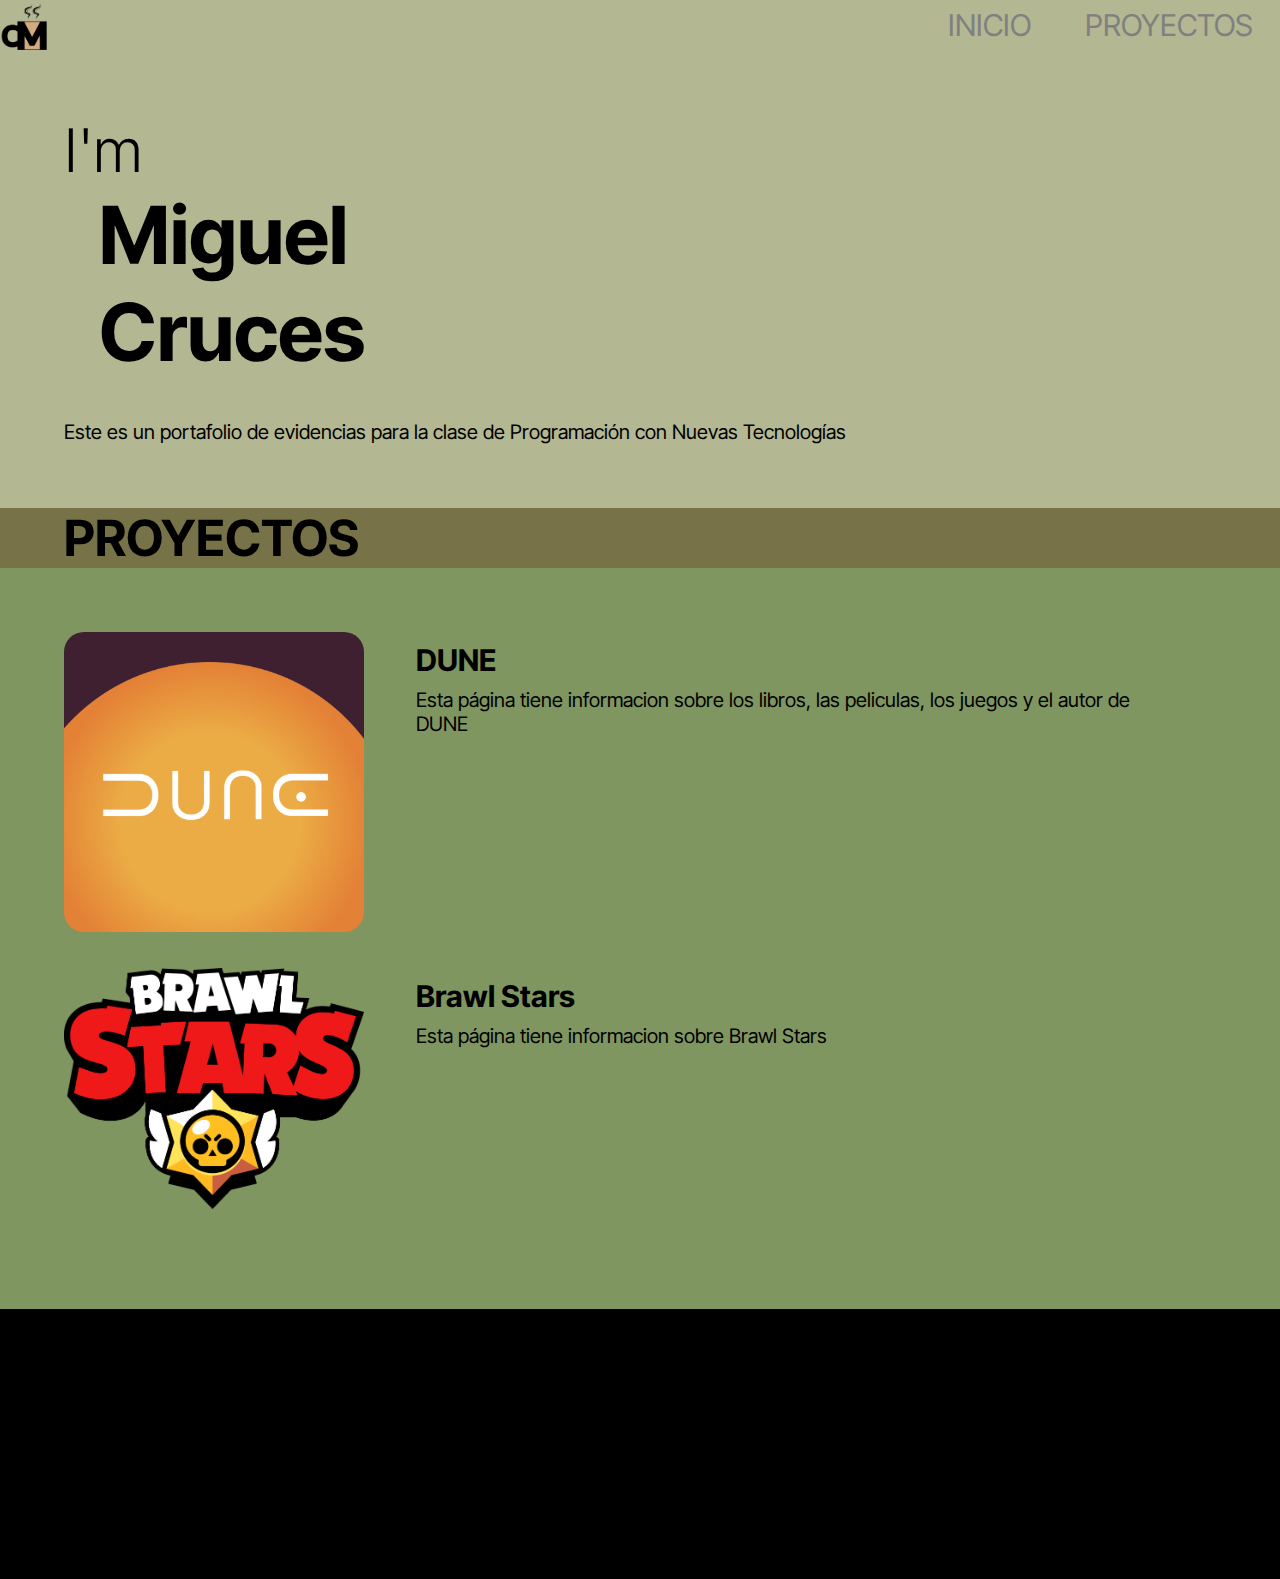
<file: index.html>
<!DOCTYPE html>
<html lang="es">
<head>
    <meta charset="UTF-8">
    <meta name="viewport" content="width=device-width, initial-scale=1.0">
    <title>Portfolio</title>
    <link rel="icon" type="image/jpg" href="imagenes/icon.ico"/>
    <link rel="stylesheet" href="styles.css">
    <link rel="preconnect" href="https://fonts.googleapis.com">
<link rel="preconnect" href="https://fonts.gstatic.com" crossorigin>
<link href="https://fonts.googleapis.com/css2?family=Inter+Tight:ital,wght@0,100..900;1,100..900&display=swap" rel="stylesheet">
</head>
<body>
    <header>
        <img src="imagenes/C.png" alt="">
        <nav>
            <ul>
                <li><a href="">INICIO</a></li>
                <li><a href="">PROYECTOS</a></li>
            </ul>
        </nav>
    </header>
    <div class="container">
        <div class="content">
            <h1 class="one">I'm</h1>
            <h1 class="two">Miguel</h1>
            <h1 class="two">Cruces</h1>
            <br><br>
            <p>Este es un portafolio de evidencias para 
            la clase de Programación con Nuevas 
            Tecnologías</p>
        </div>
    </div>
    <div class="proyectos">
        <section>
            <h1>PROYECTOS</h1>
        </section>
        <div class="container p">
            <div class="proyecto">
                <div class="imagen">
                    <a href="Dune/index.html"><img src="imagenes/DUNE.png" alt=""></a>
                </div>
                <div class="info">
                    <h1>DUNE</h1>
                    <p>Esta página tiene informacion sobre los libros, las peliculas, los juegos y el autor de DUNE</p>
                </div>
            </div>
            <div class="proyecto">
                <div class="imagen">
                    <a href="BrawlStars/index.html"><img src="imagenes/Brawl Stars Logo.png" alt=""></a>
                </div>
                <div class="info">
                    <h1>Brawl Stars</h1>
                    <p>Esta página tiene informacion sobre Brawl Stars</p>
                </div>
            </div>
        </div>
    </div>
    <footer>

    </footer>
</body>
</html>
</file>
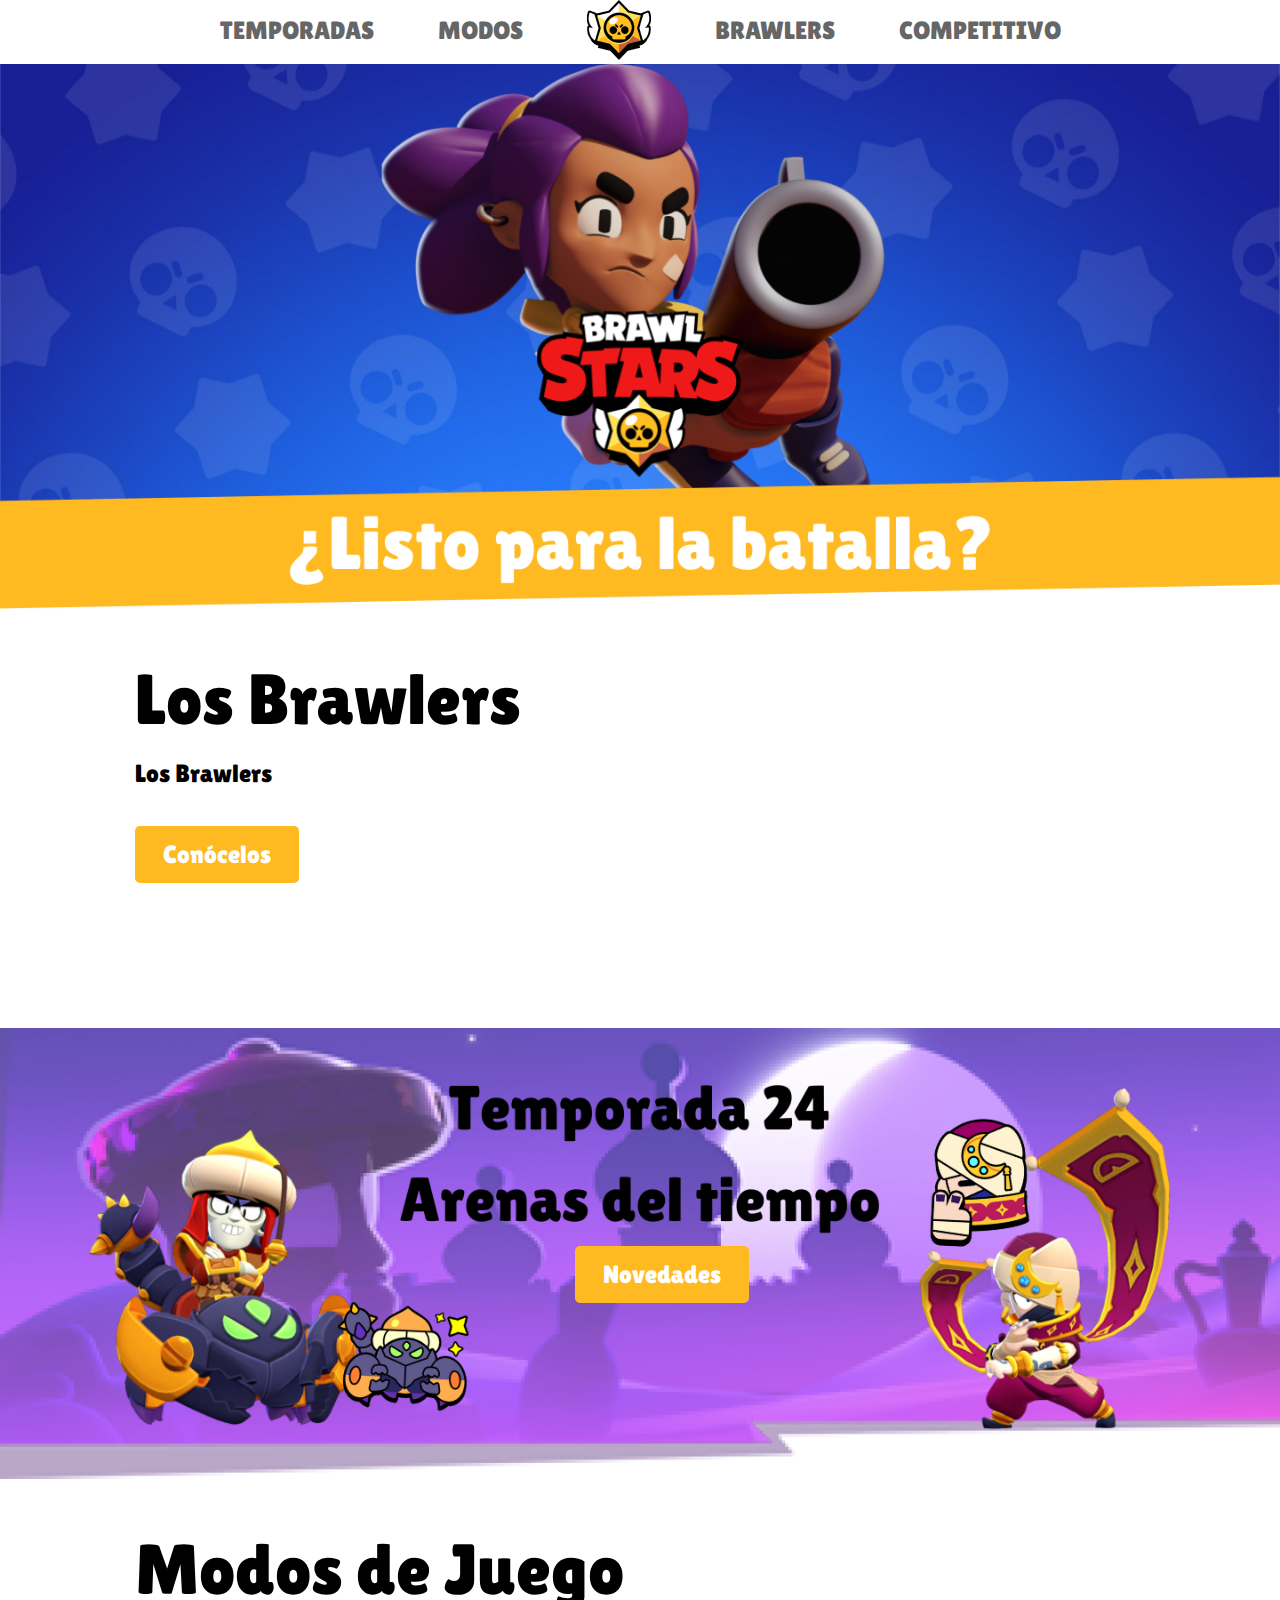
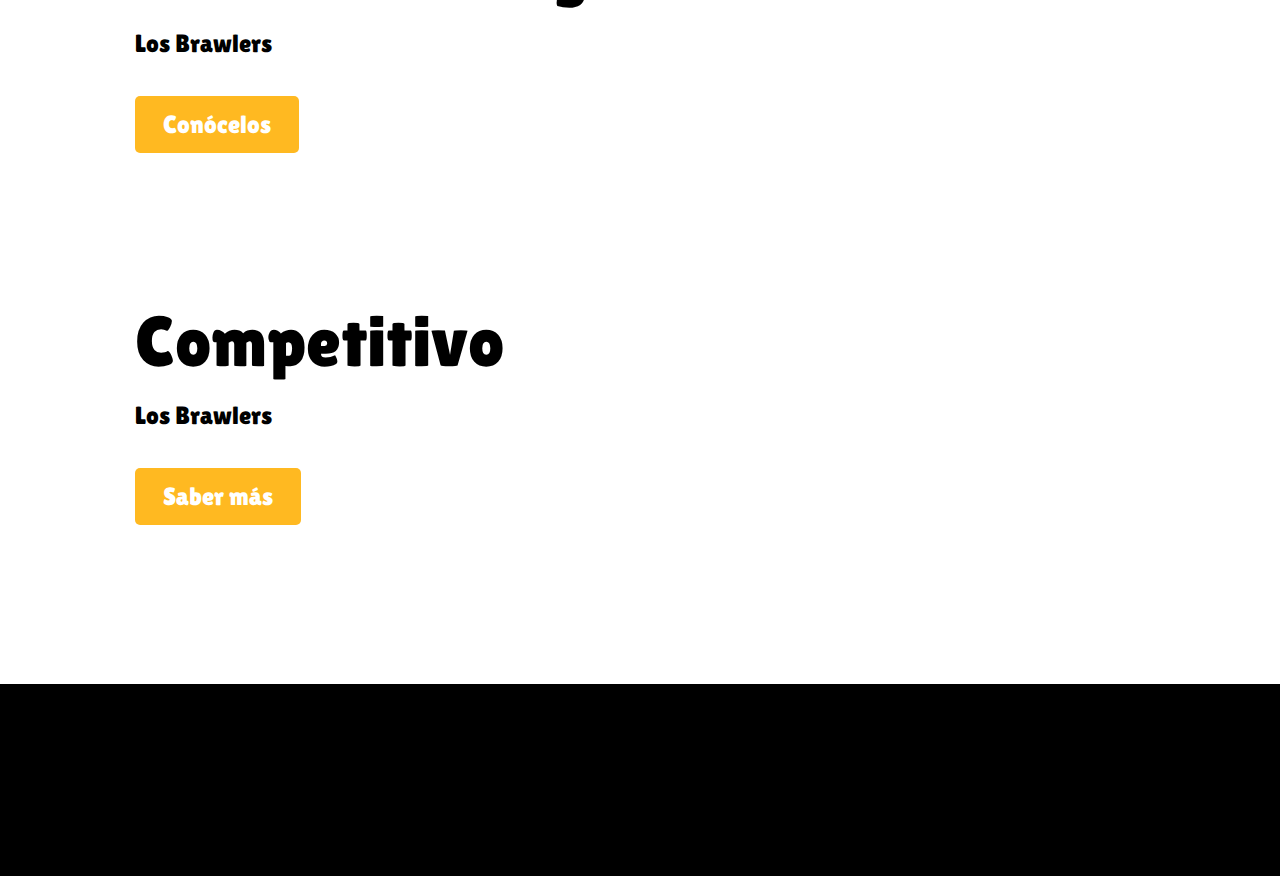
<file: BrawlStars/index.html>
<!DOCTYPE html>
<html lang="es">
<head>
    <meta charset="UTF-8">
    <meta name="viewport" content="width=device-width, initial-scale=1.0">
    <title>Brawl Stars</title>
    <link rel="stylesheet" href="styles.css">
    <link rel="preconnect" href="https://fonts.googleapis.com">
    <link rel="preconnect" href="https://fonts.gstatic.com" crossorigin>
    <link href="https://fonts.googleapis.com/css2?family=Lilita+One&display=swap" rel="stylesheet">
</head>
<body>
    <header>
        <nav>
            <ul>
                <li><a href="">TEMPORADAS</a></li>
                <li><a href="modos.html">MODOS</a></li>
                <li><a href="index.html"><img src="imgs/bslogo.png" alt=""></a></li>
                <li><a href="brawlers.html">BRAWLERS</a></li>
                <li><a href="">COMPETITIVO</a></li>
            </ul>
        </nav>
    </header>

    <div class="inicio">
        <img class="shelly" src="imgs/fondoini.png" alt="">
    </div>
    <div class="container">
        <div class="brawlers">
            <h1>Los Brawlers</h1>
            <br>
            <p>Los Brawlers</p>
            <br><br>
            <a href="brawlers.html"><button>Conócelos</button></a>
        </div>
        <div class="temporada">
            <button class="temp">Novedades</button>
            <img src="imgs/t24.png" alt="">
        </div>
        <div class="brawlers">
            <h1>Modos de Juego</h1>
            <br>
            <p>Los Brawlers</p>
            <br><br>
            <a href="brawlers.html"><button>Conócelos</button></a>
        </div>
        <br><br><br>
        <div class="brawlers">
            <h1>Competitivo</h1>
            <br>
            <p>Los Brawlers</p>
            <br><br>
            <a href="brawlers.html"><button>Saber más</button></a>
        </div>
    </div>
    <br><br><br><br>
    <br><br>
    <footer>
        <p>footer</p>
    </footer>
</body>
</html>
</file>
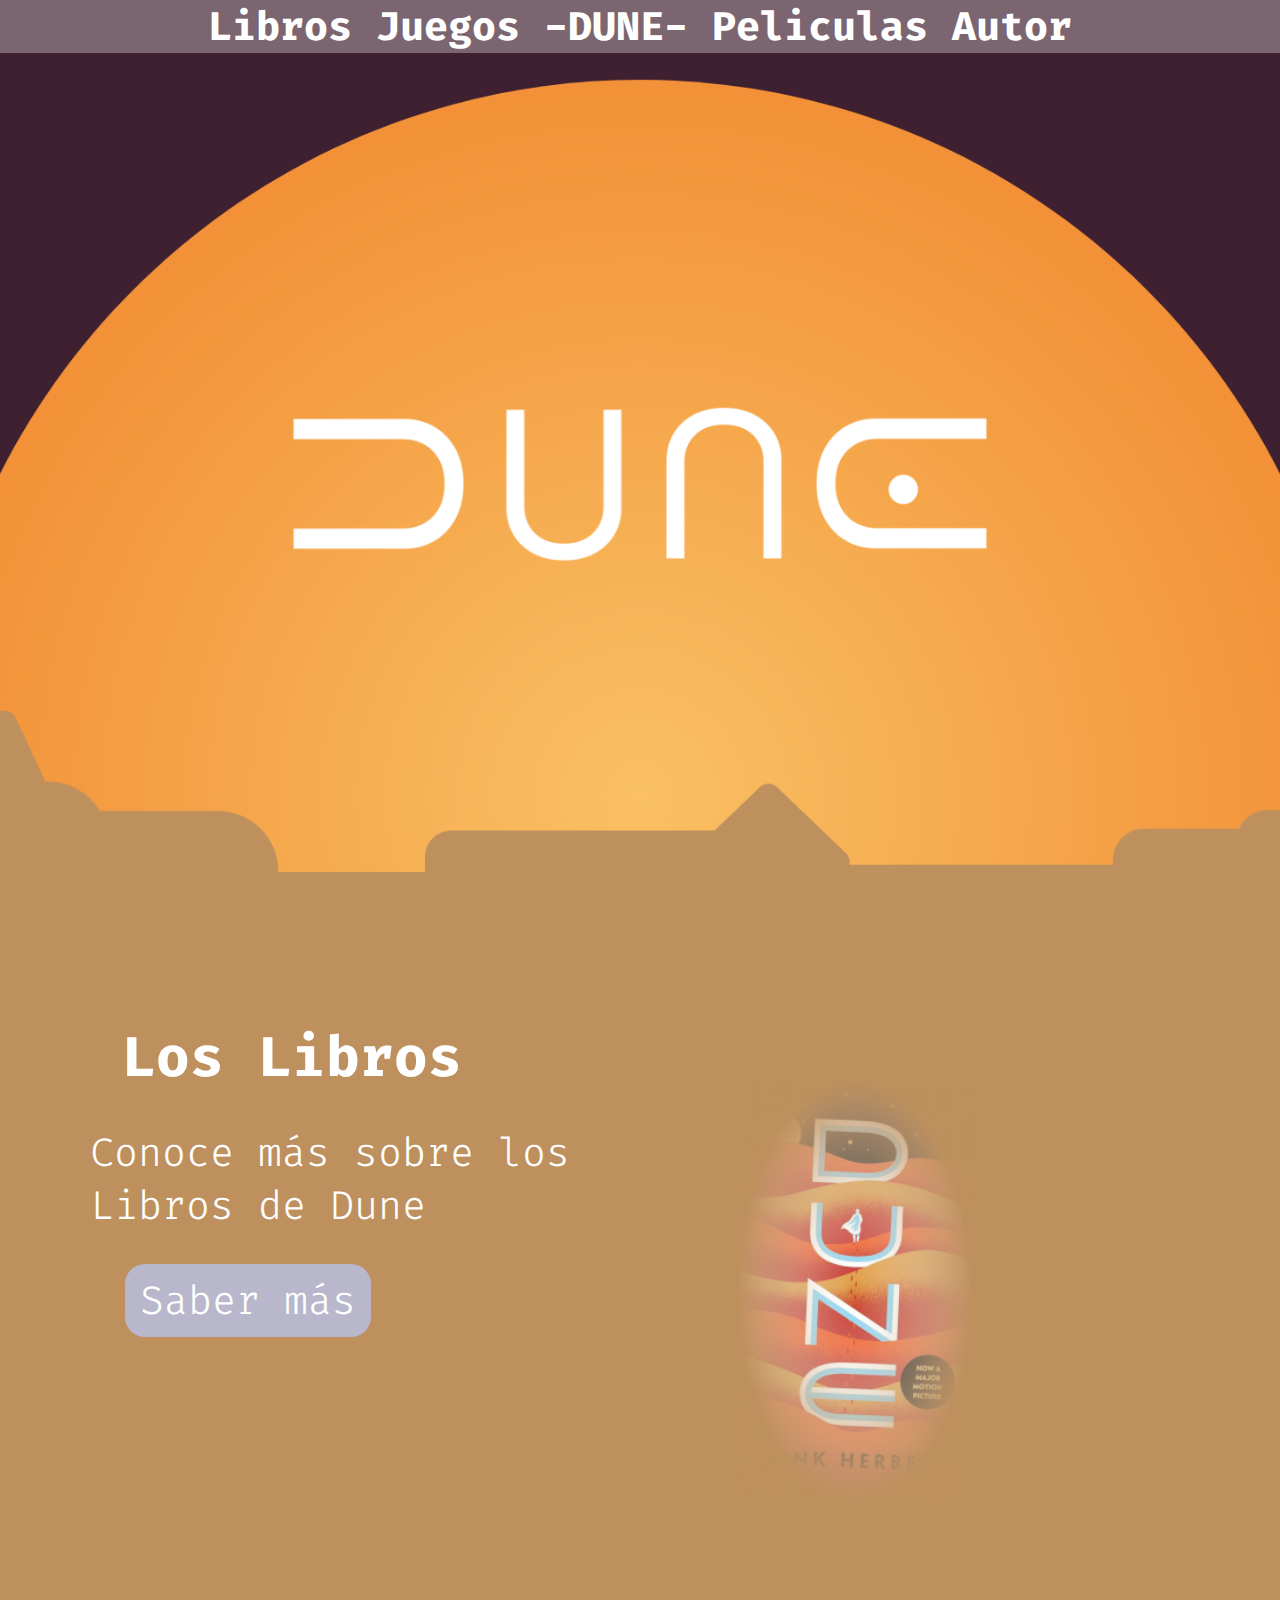
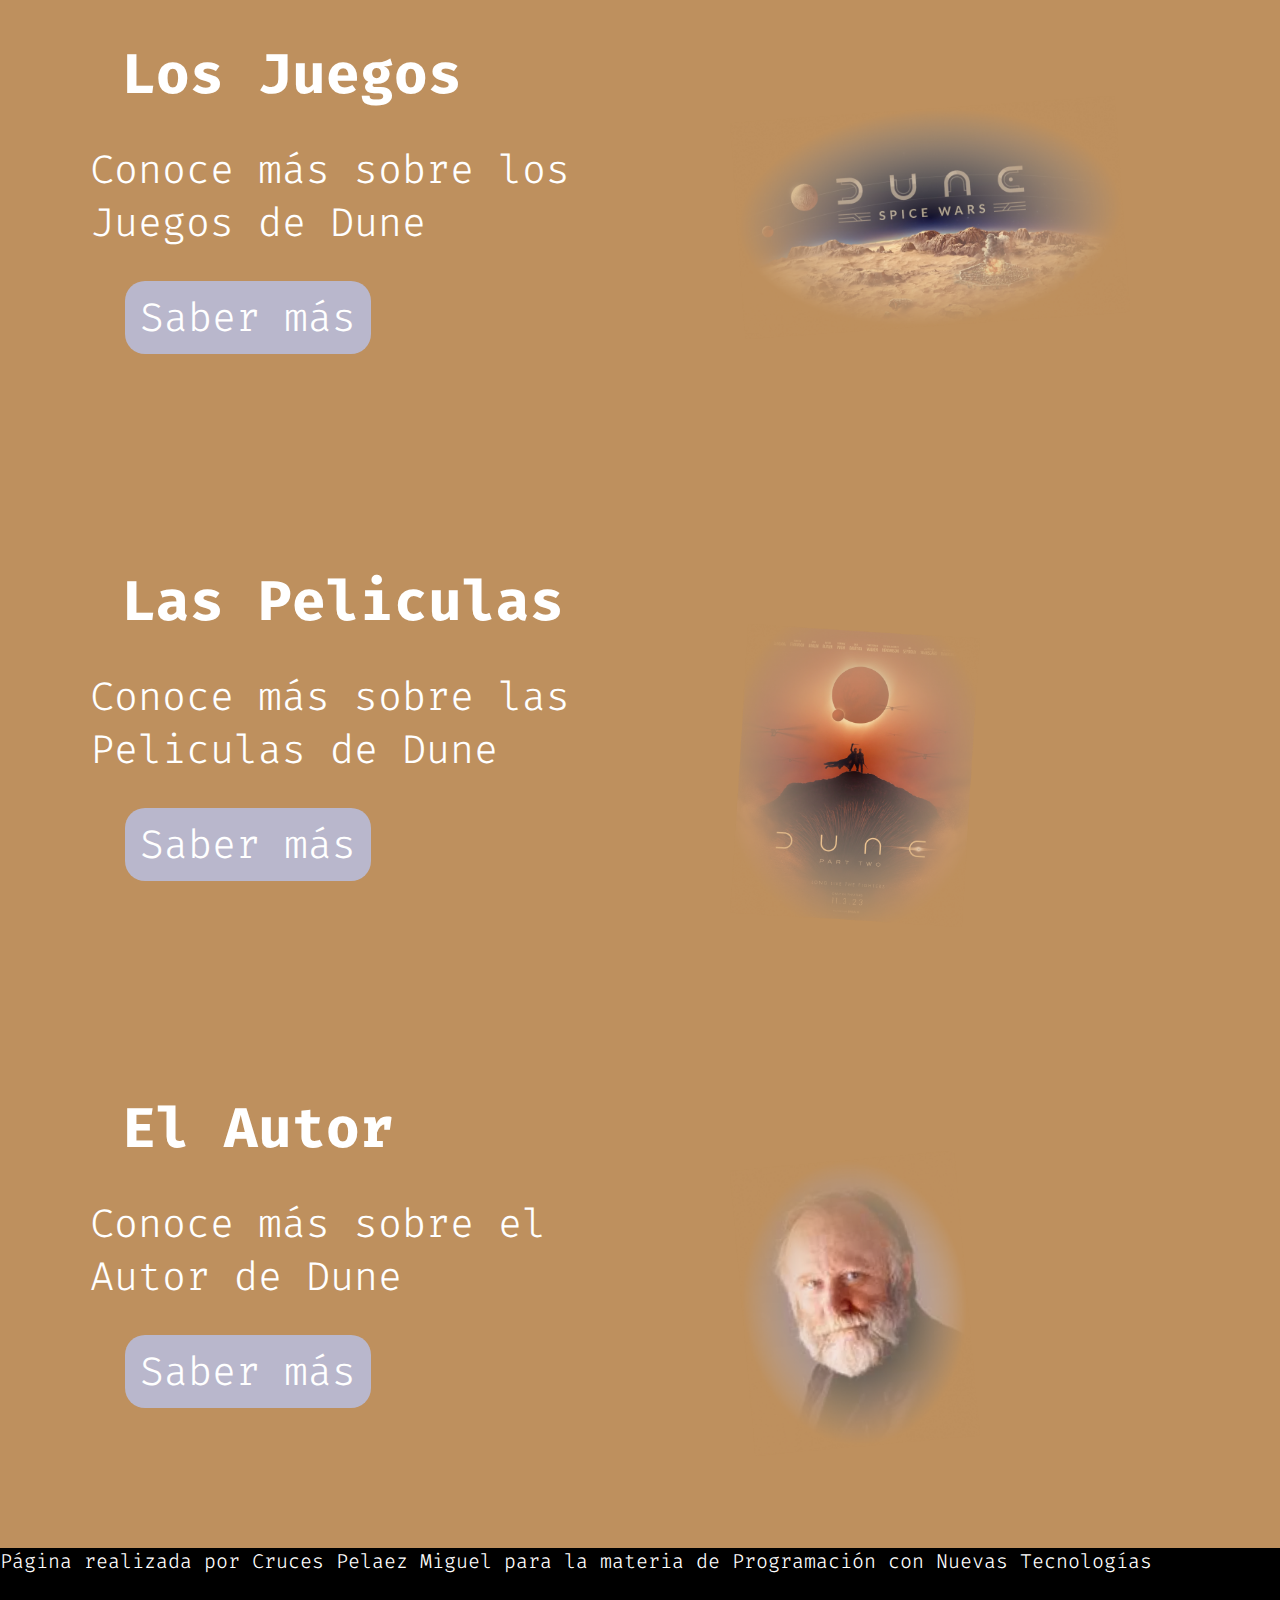
<file: Dune/index.html>
<!DOCTYPE html>
<html lang="es">
<head>
    <meta charset="UTF-8">
    <meta name="viewport" content="width=device-width, initial-scale=1.0">
    <title>Dune | Página principal</title>
    <link rel="stylesheet" href="css/styles.css">
    <link rel="preconnect" href="https://fonts.googleapis.com">
    <link rel="preconnect" href="https://fonts.gstatic.com" crossorigin>
    <link href="https://fonts.googleapis.com/css2?family=Fira+Code:wght@300..700&display=swap" rel="stylesheet">
</head>
<body>
    <header>
        <nav>
            <ul>
                <li><a href="libros.html">Libros</a></li>
                <li><a href="juegos.html">Juegos</a></li>
                <li><a href="index.html">-DUNE-</a></li>
                <li><a href="peliculas.html">Peliculas</a></li>
                <li><a href="autor.html">Autor</a></li>
            </ul>
        </nav>
    </header>
    <div class="inicio">
        <img src="imgs/U.png" alt="">
    </div>
    <div class="container">
        <div class="content">
            <h1>Los Libros</h1>
            <p>Conoce más sobre los Libros de Dune</p>
            <a href="libros.html"><button>Saber más</button></a>
        </div>
        <div class="imagenc">
            <img src="imgs/libros.png" alt="">
        </div>
    </div>
    <div class="container">
        <div class="content">
            <h1>Los Juegos</h1>
            <p>Conoce más sobre los Juegos de Dune</p>
            <a href="juegos.html"><button>Saber más</button></a>
        </div>
        <div class="imagenc juego">
            <img src="imgs/juegos.png" alt="">
        </div>
    </div>
    <div class="container">
        <div class="content">
            <h1>Las Peliculas</h1>
            <p>Conoce más sobre las Peliculas de Dune</p>
            <a href="peliculas.html"><button>Saber más</button></a>
        </div>
        <div class="imagenc">
            <img src="imgs/pelis.png" alt="">
        </div>
    </div>
    <div class="container last">
        <div class="content">
            <h1>El Autor</h1>
            <p>Conoce más sobre el Autor de Dune</p>
            <a href="autor.html"><button>Saber más</button></a>
        </div>
        <div class="imagenc">
            <img src="imgs/autor.png" alt="">
        </div>
    </div>
    <footer>
        <p>Página realizada por Cruces Pelaez Miguel para la materia de Programación con Nuevas Tecnologías</p>
    </footer>
</body>
</html>
</file>
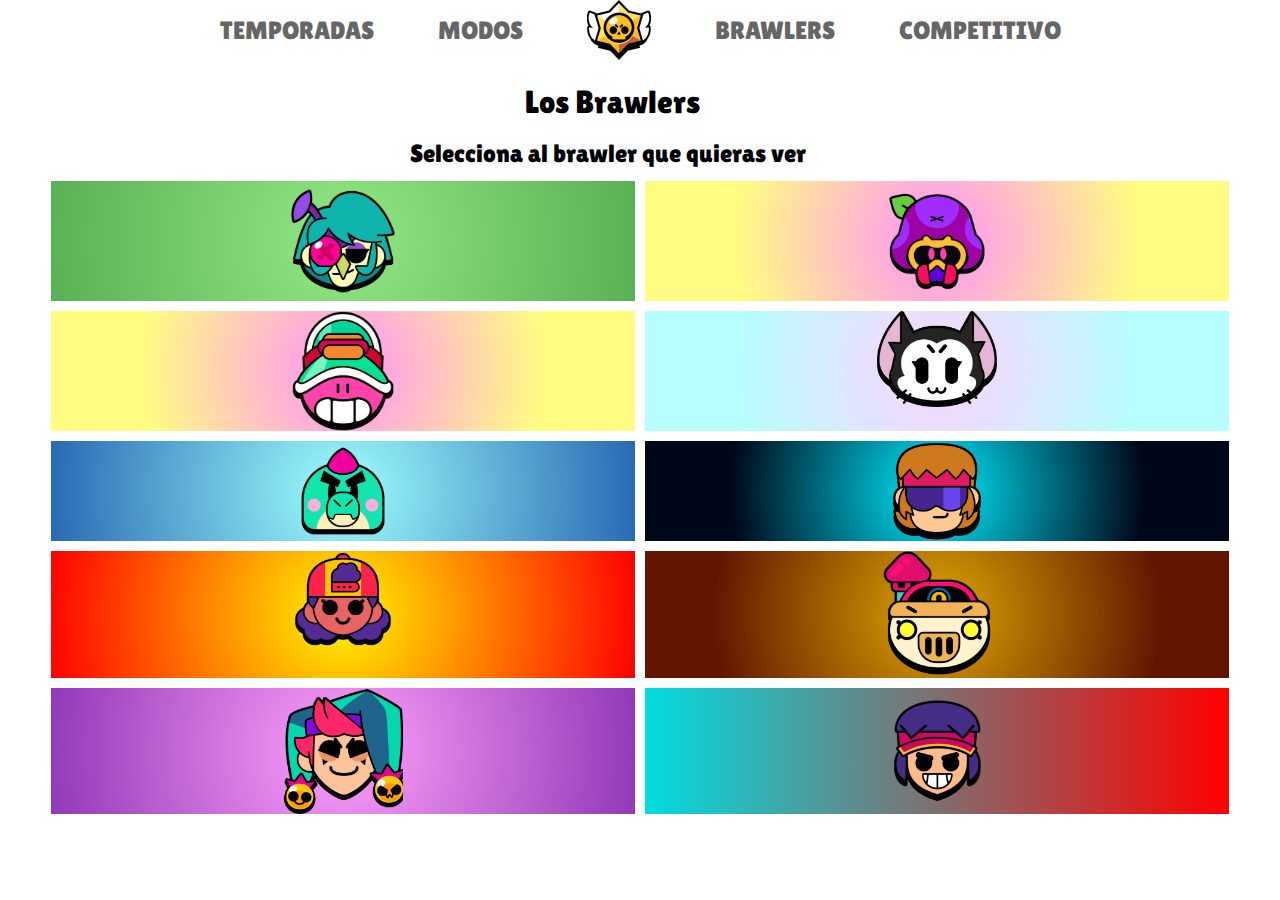
<file: BrawlStars/brawlers.html>
<!DOCTYPE html>
<html lang="es">
<head>
    <meta charset="UTF-8">
    <meta name="viewport" content="width=device-width, initial-scale=1.0">
    <title>Brawlers</title>
    <link rel="stylesheet" href="sbrawlers.css">
    <link rel="preconnect" href="https://fonts.googleapis.com">
    <link rel="preconnect" href="https://fonts.gstatic.com" crossorigin>
    <link href="https://fonts.googleapis.com/css2?family=Lilita+One&display=swap" rel="stylesheet">
</head>
<body>
    <header>
        <nav>
            <ul>
                <li><a href="">TEMPORADAS</a></li>
                <li><a href="modos.html">MODOS</a></li>
                <li><a href="index.html"><img src="imgs/bslogo.png" alt=""></a></li>
                <li><a href="brawlers.html">BRAWLERS</a></li>
                <li><a href="">COMPETITIVO</a></li>
            </ul>
        </nav>
    </header>
    <div class="inicio">
        <br>
        <h1>Los Brawlers</h1>
        <br>
        <p>Selecciona al brawler que quieras ver</p>
    </div>
    <div class="content">
        <div class="one ang"><img src="imgs/ANGELO.png" alt=""></div>
        <div class="one cor"><img src="imgs/CORDELIUS.png" alt=""></div>
        <div class="one dou"><img src="imgs/DOUG.png" alt=""></div>
        <div class="oneK kit"><img src="imgs/KIT.png" alt=""></div>
        <div class="one buz"><img src="imgs/BUZZ.png" alt=""></div>
        <div class="one bus"><img src="imgs/BUSTER.png" alt=""></div>
        <div class="oneK meg"><img src="imgs/MEG.png" alt=""></div>
        <div class="one pea"><img src="imgs/PEARL.png" alt=""></div>
        <div class="one che"><img src="imgs/CHESTER.png" alt=""></div>
        <div class="one fan"><img src="imgs/FANG.png" alt=""></div>
    </div>
</body>
</html>
</file>
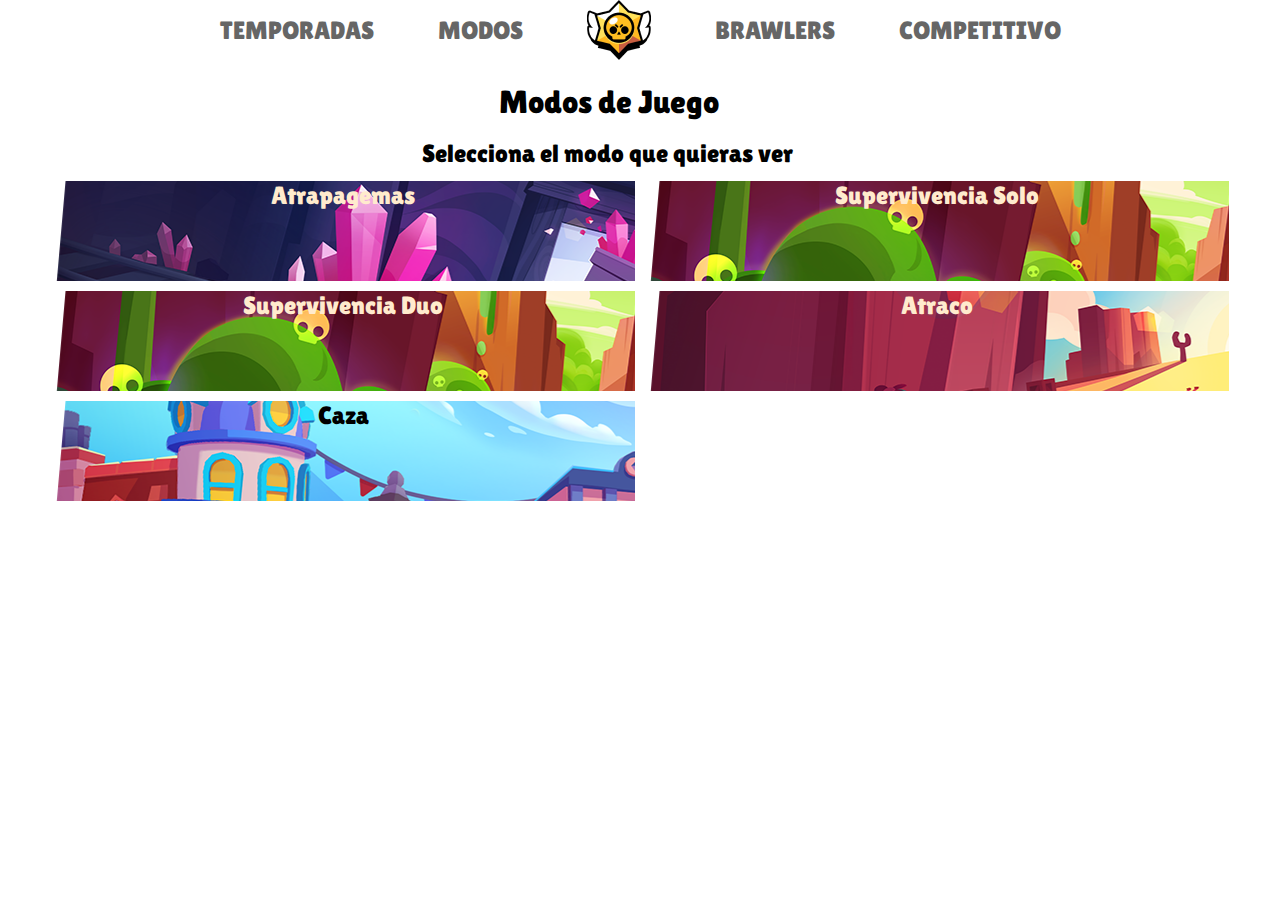
<file: BrawlStars/modos.html>
<!DOCTYPE html>
<html lang="en">
<head>
    <meta charset="UTF-8">
    <meta name="viewport" content="width=device-width, initial-scale=1.0">
    <title>Modos</title>
    <link rel="stylesheet" href="smodos.css">
    <link rel="preconnect" href="https://fonts.googleapis.com">
    <link rel="preconnect" href="https://fonts.gstatic.com" crossorigin>
    <link href="https://fonts.googleapis.com/css2?family=Lilita+One&display=swap" rel="stylesheet">
</head>
<body>
    <header>
        <nav>
            <ul>
                <li><a href="">TEMPORADAS</a></li>
                <li><a href="">MODOS</a></li>
                <li><a href="index.html"><img src="imgs/bslogo.png" alt=""></a></li>
                <li><a href="brawlers.html">BRAWLERS</a></li>
                <li><a href="">COMPETITIVO</a></li>
            </ul>
        </nav>
    </header>
    <div class="inicio">
        <br>
        <h1>Modos de Juego</h1>
        <br>
        <p>Selecciona el modo que quieras ver</p>
    </div>
    <div class="content">
        <div class="one atra">Atrapagemas</div>
        <div class="one sind">Supervivencia Solo</div>
        <div class="one sduo">Supervivencia Duo</div>
        <div class="one atrac">Atraco</div>
        <div class="one caza">Caza</div>
    </div>
</body>
</html>
</file>
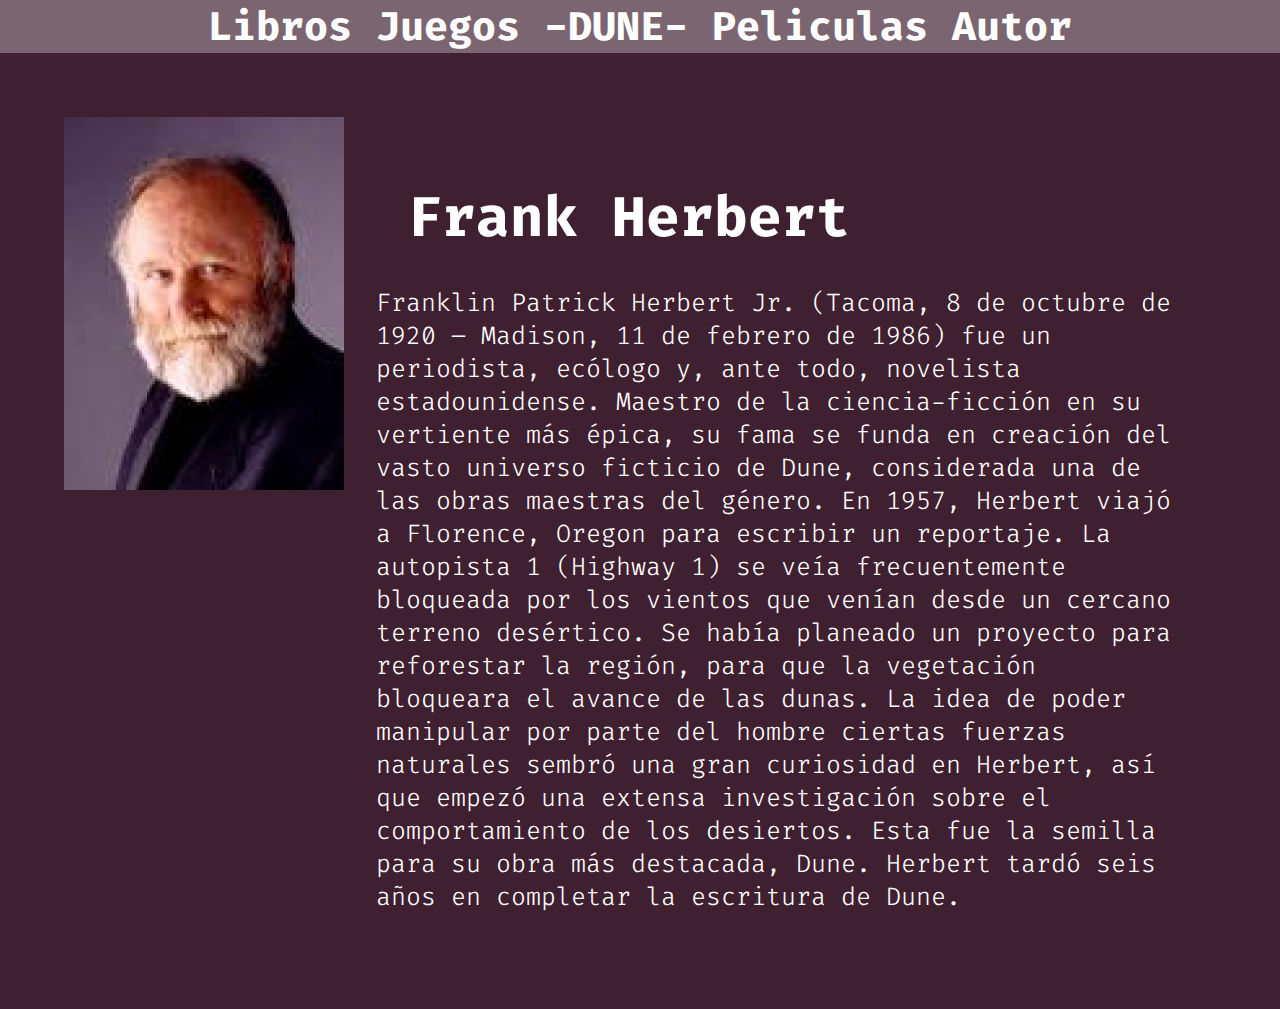
<file: Dune/autor.html>
<!DOCTYPE html>
<html lang="es">
<head>
    <meta charset="UTF-8">
    <meta name="viewport" content="width=device-width, initial-scale=1.0">
    <title>Dune | Autor</title>
    <link rel="stylesheet" href="css/sautor.css">
    <link rel="preconnect" href="https://fonts.googleapis.com">
    <link rel="preconnect" href="https://fonts.gstatic.com" crossorigin>
    <link href="https://fonts.googleapis.com/css2?family=Fira+Code:wght@300..700&display=swap" rel="stylesheet">
</head>
<body>
    <header>
        <nav>
            <ul>
                <li><a href="libros.html">Libros</a></li>
                <li><a href="juegos.html">Juegos</a></li>
                <li><a href="index.html">-DUNE-</a></li>
                <li><a href="peliculas.html">Peliculas</a></li>
                <li><a href="autor.html">Autor</a></li>
            </ul>
        </nav>
    </header>
    <div class="container">
        <div class="imagen">
            <img src="imgs/image 21.png" alt="">
        </div>
        <div class="content">
            <h1>Frank Herbert</h1>
            <p>Franklin Patrick Herbert Jr. (Tacoma, 8 de octubre de 1920 – Madison, 11 de febrero de 1986) fue un periodista, ecólogo y, ante todo, novelista estadounidense.

                Maestro de la ciencia-ficción en su vertiente más épica, su fama se funda en creación del vasto universo ficticio de Dune, considerada una de las obras maestras del género.
                En 1957, Herbert viajó a Florence, Oregon para escribir un reportaje. La autopista 1 (Highway 1) se veía frecuentemente bloqueada por los vientos que venían desde un cercano terreno desértico. Se había planeado un proyecto para reforestar la región, para que la vegetación bloqueara el avance de las dunas. La idea de poder manipular por parte del hombre ciertas fuerzas naturales sembró una gran curiosidad en Herbert, así que empezó una extensa investigación sobre el comportamiento de los desiertos. Esta fue la semilla para su obra más destacada, Dune.

                Herbert tardó seis años en completar la escritura de Dune.</p>
        </div>
    </div>
</body>
</html>
</file>
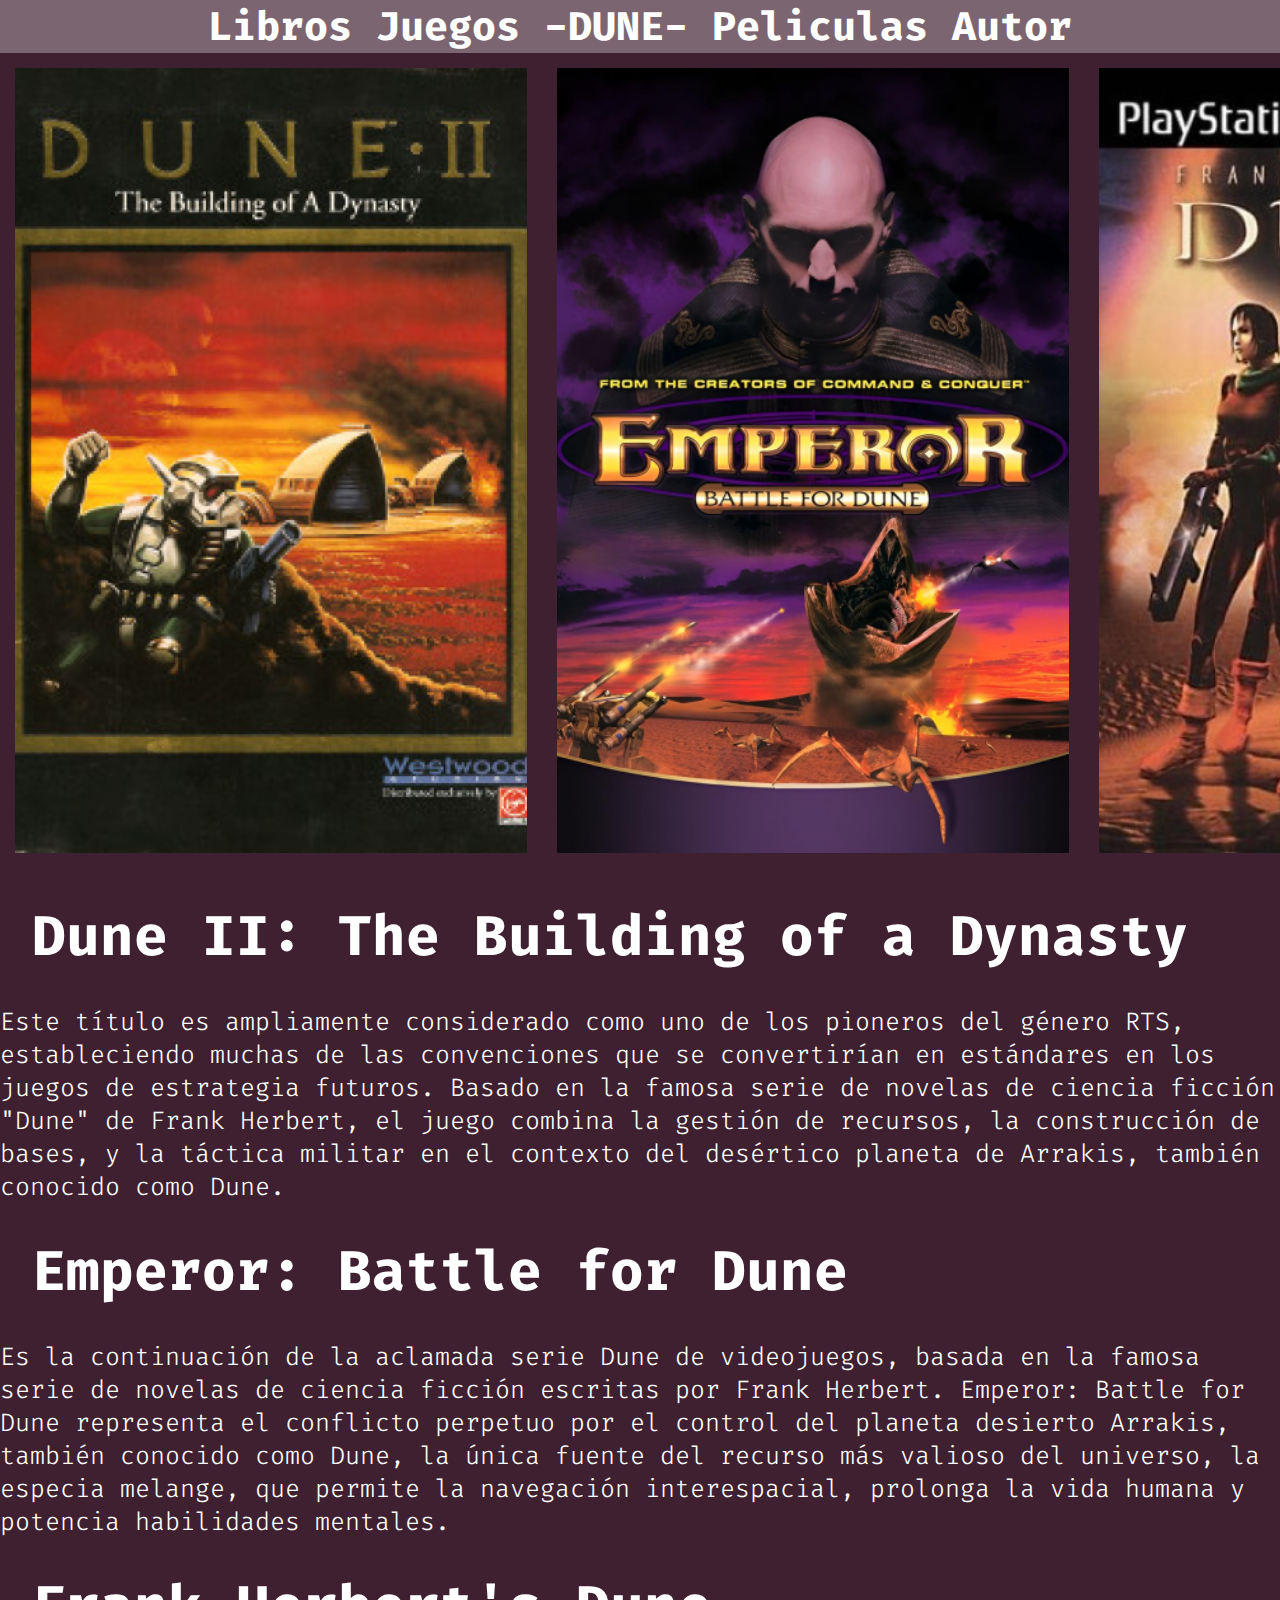
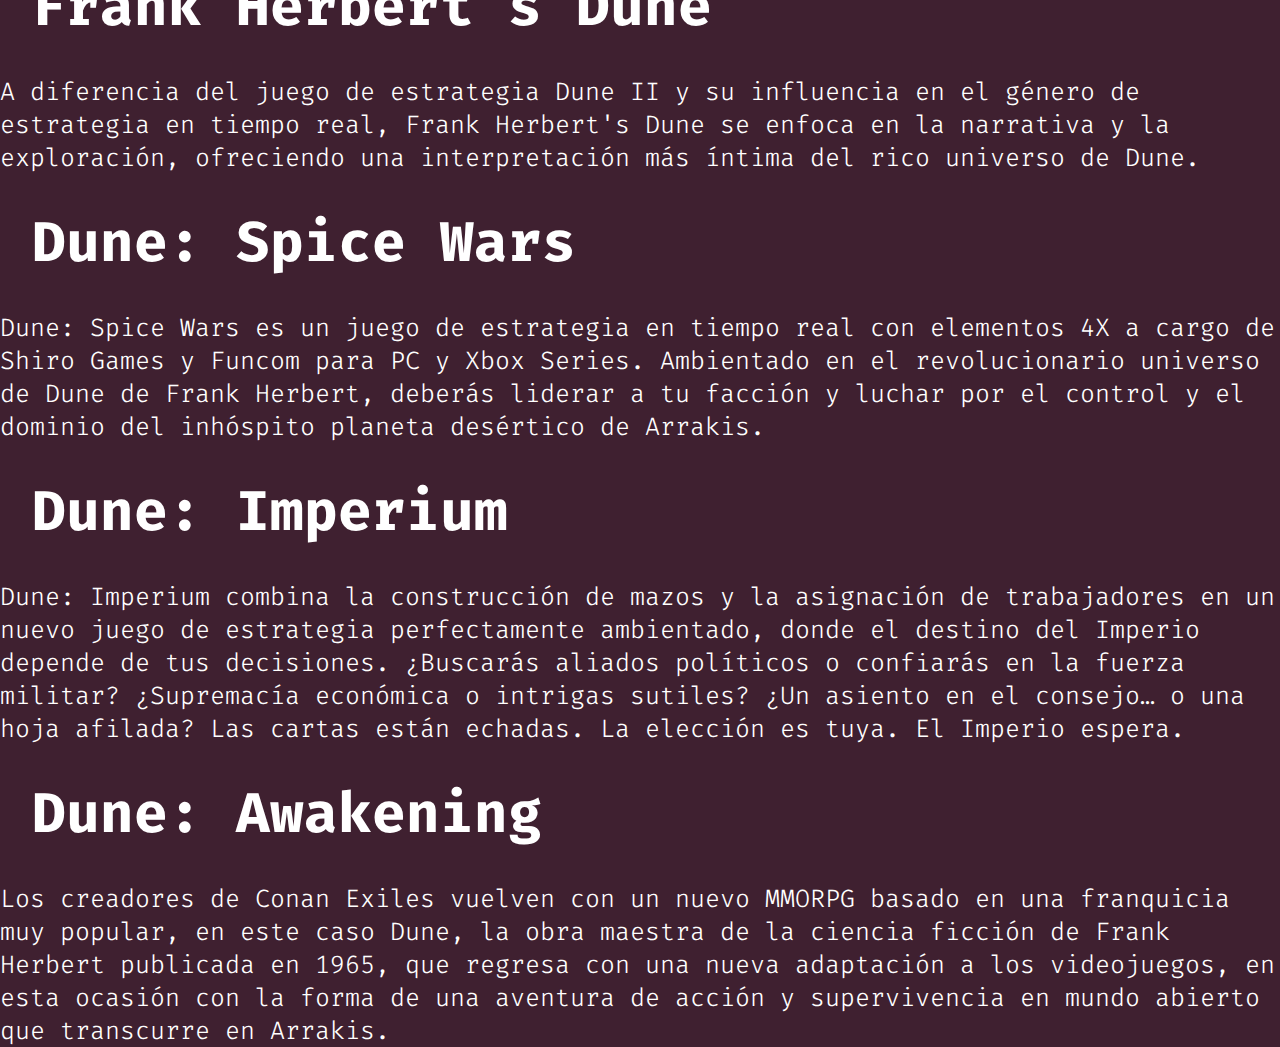
<file: Dune/juegos.html>
<!DOCTYPE html>
<html lang="es">
<head>
    <meta charset="UTF-8">
    <meta name="viewport" content="width=device-width, initial-scale=1.0">
    <title>Dune | Juegos</title>
    <link rel="stylesheet" href="css/sjuegos.css">
    <link rel="preconnect" href="https://fonts.googleapis.com">
    <link rel="preconnect" href="https://fonts.gstatic.com" crossorigin>
    <link href="https://fonts.googleapis.com/css2?family=Fira+Code:wght@300..700&display=swap" rel="stylesheet">
</head>
<body>
    <header>
        <nav>
            <ul>
                <li><a href="libros.html">Libros</a></li>
                <li><a href="juegos.html">Juegos</a></li>
                <li><a href="index.html">-DUNE-</a></li>
                <li><a href="peliculas.html">Peliculas</a></li>
                <li><a href="autor.html">Autor</a></li>
            </ul>
        </nav>
    </header>
    <div class="slider">
        <img src="imgs/J1.png" alt="" class="">
        <img src="imgs/J2.png" alt="" class="">
        <img src="imgs/J3.png" alt="" class="">
        <img src="imgs/J4.png" alt="" class="sitem">
        <img src="imgs/J5.png" alt="" class="sitem">
        <img src="imgs/J6.png" alt="" class="sitem">
    </div>
    <div class="content">
        <h1>Dune II: The Building of a Dynasty</h1>
        <p>Este título es ampliamente considerado como uno de los pioneros del género RTS, estableciendo muchas de las convenciones que se convertirían en estándares en los juegos de estrategia futuros. Basado en la famosa serie de novelas de ciencia ficción "Dune" de Frank Herbert, el juego combina la gestión de recursos, la construcción de bases, y la táctica militar en el contexto del desértico planeta de Arrakis, también conocido como Dune.</p>
        <h1>Emperor: Battle for Dune</h1>
        <p>Es la continuación de la aclamada serie Dune de videojuegos, basada en la famosa serie de novelas de ciencia ficción escritas por Frank Herbert. Emperor: Battle for Dune representa el conflicto perpetuo por el control del planeta desierto Arrakis, también conocido como Dune, la única fuente del recurso más valioso del universo, la especia melange, que permite la navegación interespacial, prolonga la vida humana y potencia habilidades mentales.</p>
        <h1>Frank Herbert's Dune</h1>
        <p>A diferencia del juego de estrategia Dune II y su influencia en el género de estrategia en tiempo real, Frank Herbert's Dune se enfoca en la narrativa y la exploración, ofreciendo una interpretación más íntima del rico universo de Dune.</p>
        <h1>Dune: Spice Wars</h1>
        <p>Dune: Spice Wars es un juego de estrategia en tiempo real con elementos 4X a cargo de Shiro Games y Funcom para PC y Xbox Series. Ambientado en el revolucionario universo de Dune de Frank Herbert, deberás liderar a tu facción y luchar por el control y el dominio del inhóspito planeta desértico de Arrakis.</p>
        <h1>Dune: Imperium</h1>
        <p>Dune: Imperium combina la construcción de mazos y la asignación de trabajadores en un nuevo juego de estrategia perfectamente ambientado, donde el destino del Imperio depende de tus decisiones. ¿Buscarás aliados políticos o confiarás en la fuerza militar? ¿Supremacía económica o intrigas sutiles? ¿Un asiento en el consejo… o una hoja afilada? Las cartas están echadas. La elección es tuya. El Imperio espera.</p>
        <h1>Dune: Awakening</h1>
        <p>Los creadores de Conan Exiles vuelven con un nuevo MMORPG basado en una franquicia muy popular, en este caso Dune, la obra maestra de la ciencia ficción de Frank Herbert publicada en 1965, que regresa con una nueva adaptación a los videojuegos, en esta ocasión con la forma de una aventura de acción y supervivencia en mundo abierto que transcurre en Arrakis.</p>
    </div>
</body>
</html>
</file>
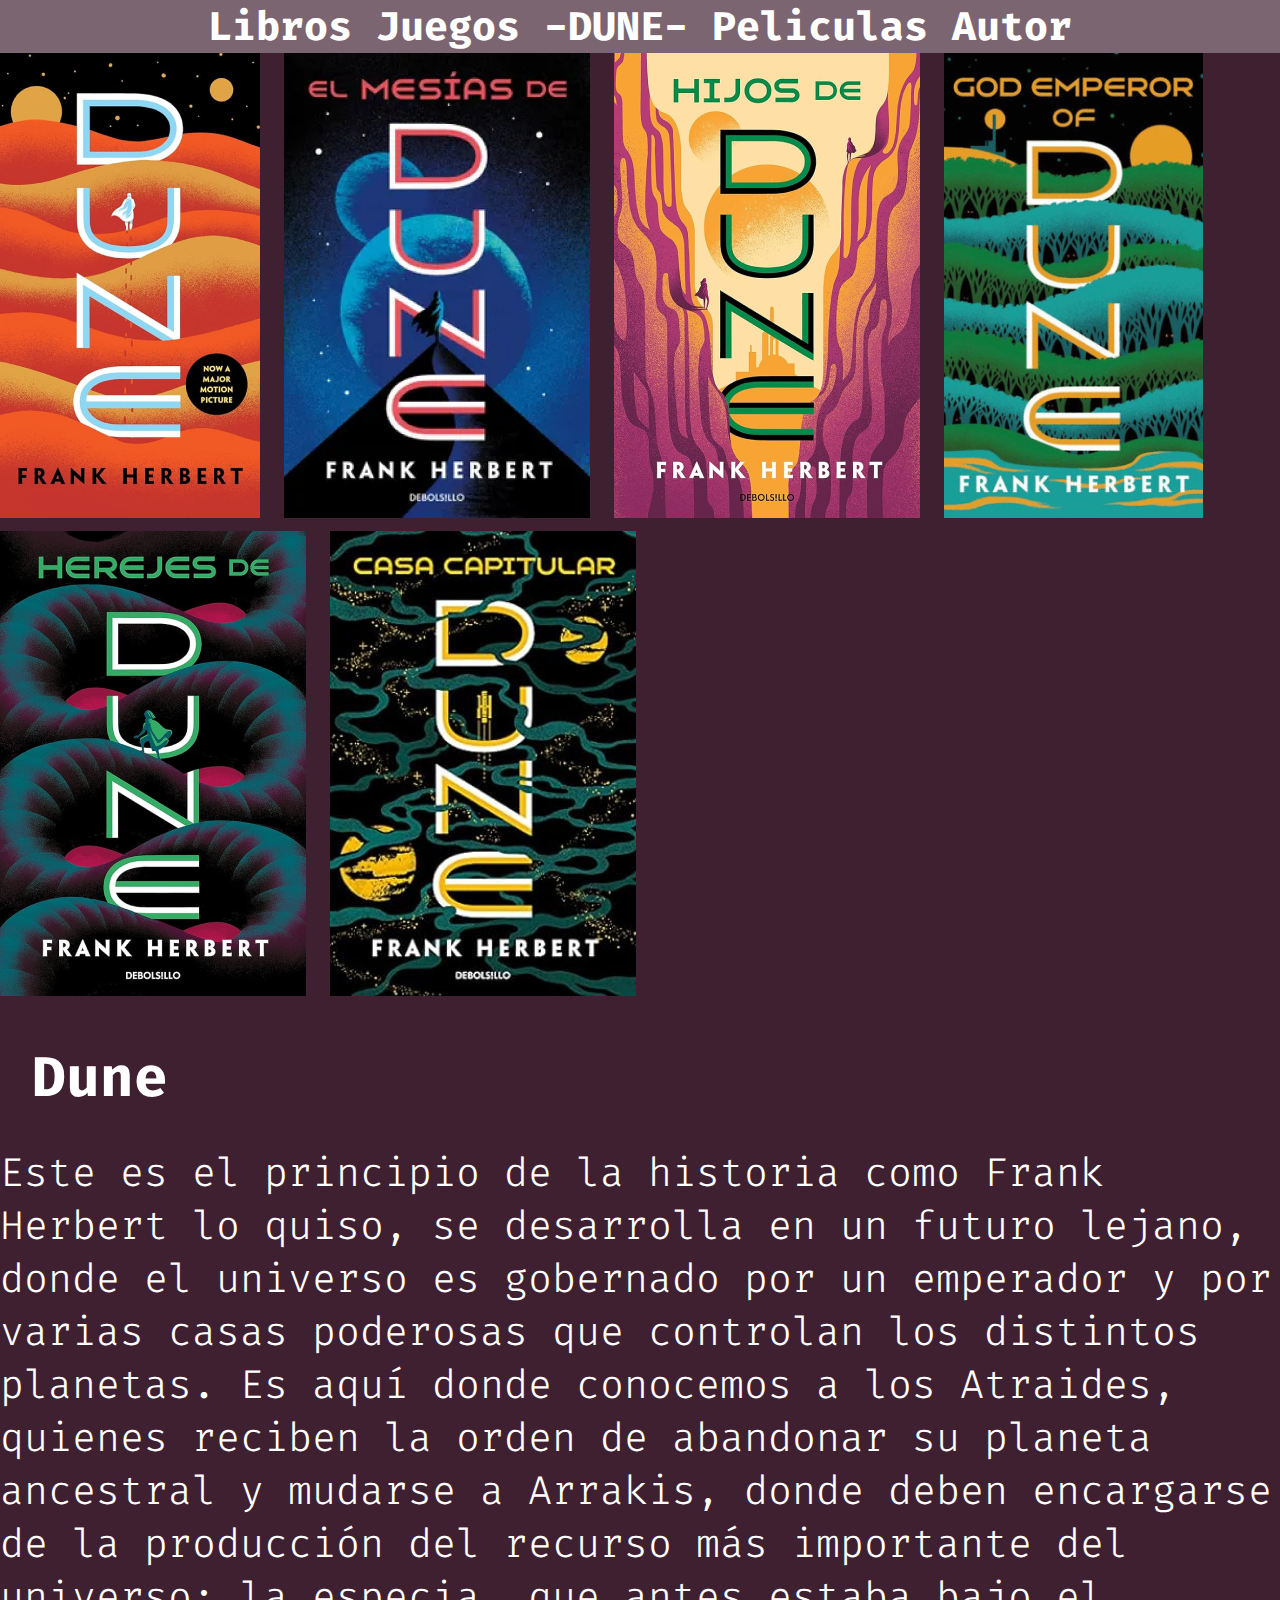
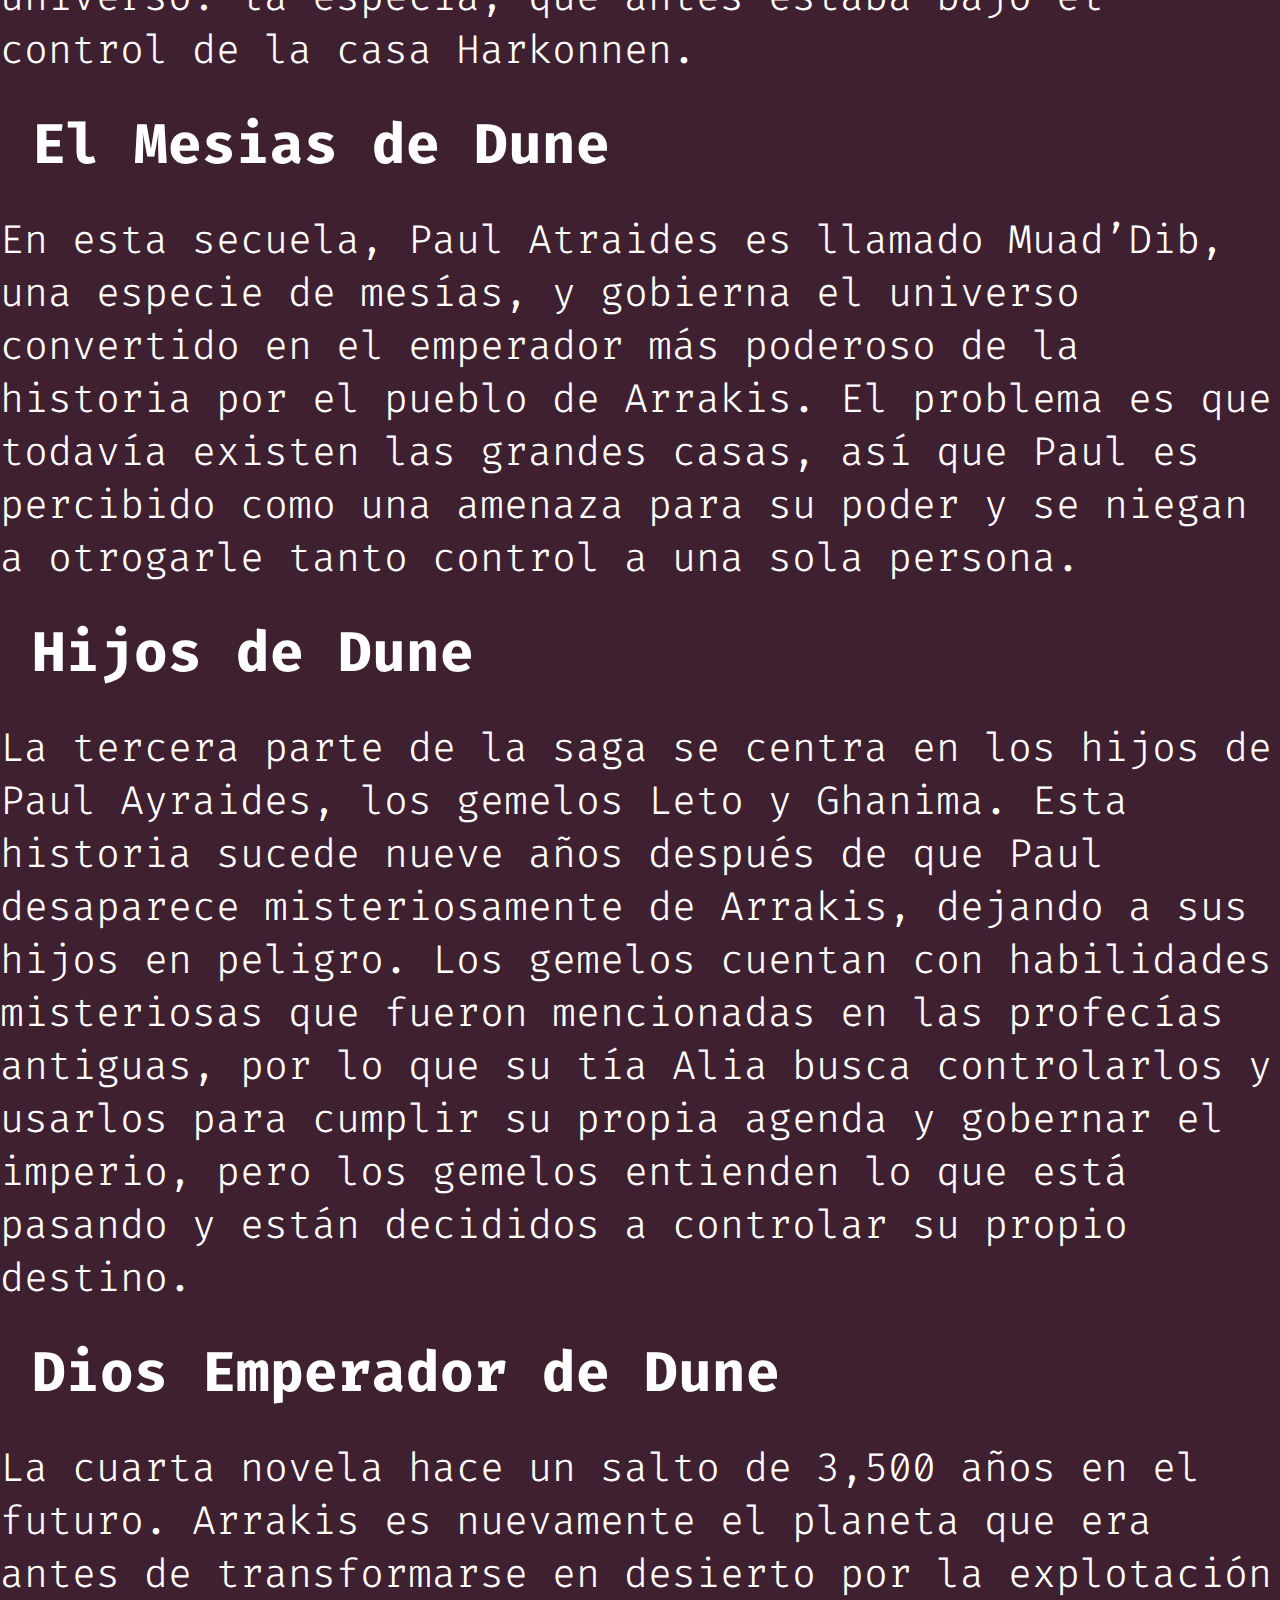
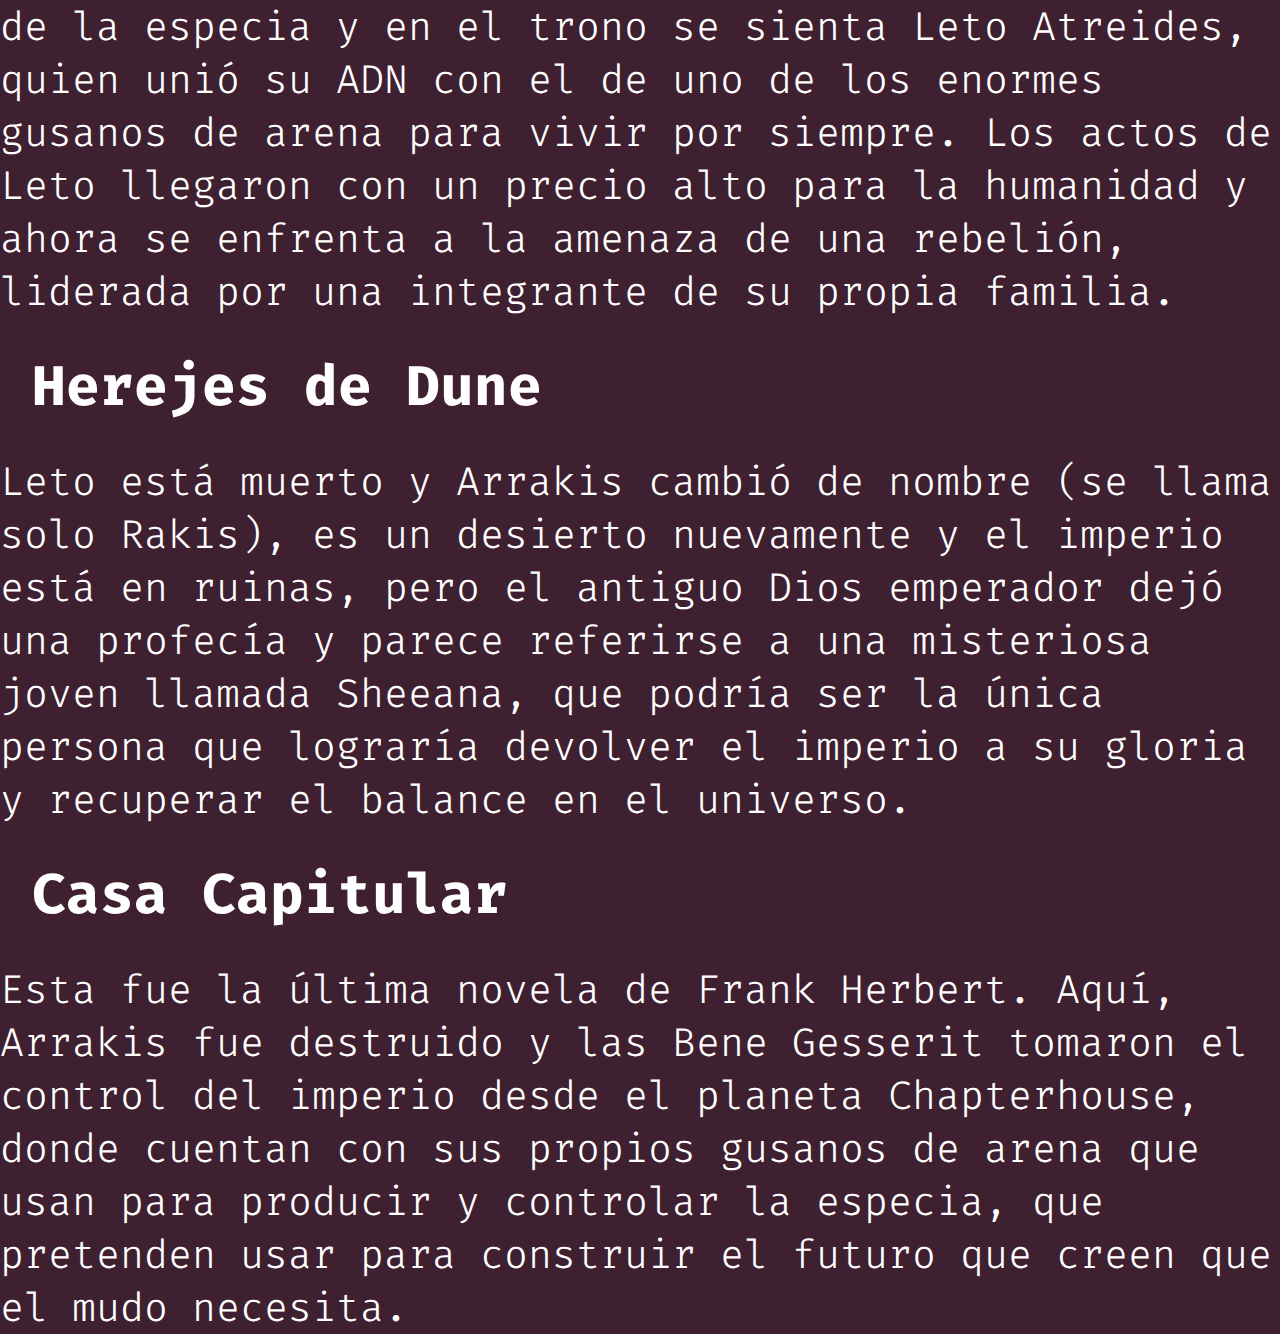
<file: Dune/libros.html>
<!DOCTYPE html>
<html lang="es">
<head>
    <meta charset="UTF-8">
    <meta name="viewport" content="width=device-width, initial-scale=1.0">
    <title>Dune | Libros</title>
    <link rel="stylesheet" href="css/slibro.css">
    <link rel="preconnect" href="https://fonts.googleapis.com">
    <link rel="preconnect" href="https://fonts.gstatic.com" crossorigin>
    <link href="https://fonts.googleapis.com/css2?family=Fira+Code:wght@300..700&display=swap" rel="stylesheet">
</head>
<body>
    <header>
        <nav>
            <ul>
                <li><a href="libros.html">Libros</a></li>
                <li><a href="juegos.html">Juegos</a></li>
                <li><a href="index.html">-DUNE-</a></li>
                <li><a href="peliculas.html">Peliculas</a></li>
                <li><a href="autor.html">Autor</a></li>
            </ul>
        </nav>
    </header>
    <div class="slider">
        <img src="imgs/D1.png" alt="" class="sitem">
        <img src="imgs/D2.png" alt="" class="sitem">
        <img src="imgs/D3.png" alt="" class="sitem">
        <img src="imgs/D4.png" alt="" class="sitem">
        <img src="imgs/D5.png" alt="" class="sitem">
        <img src="imgs/D6.png" alt="" class="sitem">
    </div>
    <div class="content">
        <h1>Dune</h1>
        <p>Este es el principio de la historia como Frank Herbert lo quiso, se desarrolla en un futuro lejano, donde el universo es gobernado por un emperador y por varias casas poderosas que controlan los distintos planetas. Es aquí donde conocemos a los Atraides, quienes reciben la orden de abandonar su planeta ancestral y mudarse a Arrakis, donde deben encargarse de la producción del recurso más importante del universo: la especia, que antes estaba bajo el control de la casa Harkonnen.</p>
        <h1>El Mesias de Dune</h1>
        <p>En esta secuela, Paul Atraides es llamado Muad’Dib, una especie de mesías, y gobierna el universo convertido en el emperador más poderoso de la historia por el pueblo de Arrakis. El problema es que todavía existen las grandes casas, así que Paul es percibido como una amenaza para su poder y se niegan a otrogarle tanto control a una sola persona.</p>
        <h1>Hijos de Dune</h1>
        <p>La tercera parte de la saga se centra en los hijos de Paul Ayraides, los gemelos Leto y Ghanima. Esta historia sucede nueve años después de que Paul desaparece misteriosamente de Arrakis, dejando a sus hijos en peligro. Los gemelos cuentan con habilidades misteriosas que fueron mencionadas en las profecías antiguas, por lo que su tía Alia busca controlarlos y usarlos para cumplir su propia agenda y gobernar el imperio, pero los gemelos entienden lo que está pasando y están decididos a controlar su propio destino.</p>
        <h1>Dios Emperador de Dune</h1>
        <p>La cuarta novela hace un salto de 3,500 años en el futuro. Arrakis es nuevamente el planeta que era antes de transformarse en desierto por la explotación de la especia y en el trono se sienta Leto Atreides, quien unió su ADN con el de uno de los enormes gusanos de arena para vivir por siempre. Los actos de Leto llegaron con un precio alto para la humanidad y ahora se enfrenta a la amenaza de una rebelión, liderada por una integrante de su propia familia.</p>
        <h1>Herejes de Dune</h1>
        <p>Leto está muerto y Arrakis cambió de nombre (se llama solo Rakis), es un desierto nuevamente y el imperio está en ruinas, pero el antiguo Dios emperador dejó una profecía y parece referirse a una misteriosa joven llamada Sheeana, que podría ser la única persona que lograría devolver el imperio a su gloria y recuperar el balance en el universo.</p>
        <h1>Casa Capitular</h1>
        <p>Esta fue la última novela de Frank Herbert. Aquí, Arrakis fue destruido y las Bene Gesserit tomaron el control del imperio desde el planeta Chapterhouse, donde cuentan con sus propios gusanos de arena que usan para producir y controlar la especia, que pretenden usar para construir el futuro que creen que el mudo necesita.</p>
    </div>
</body>
</html>
</file>
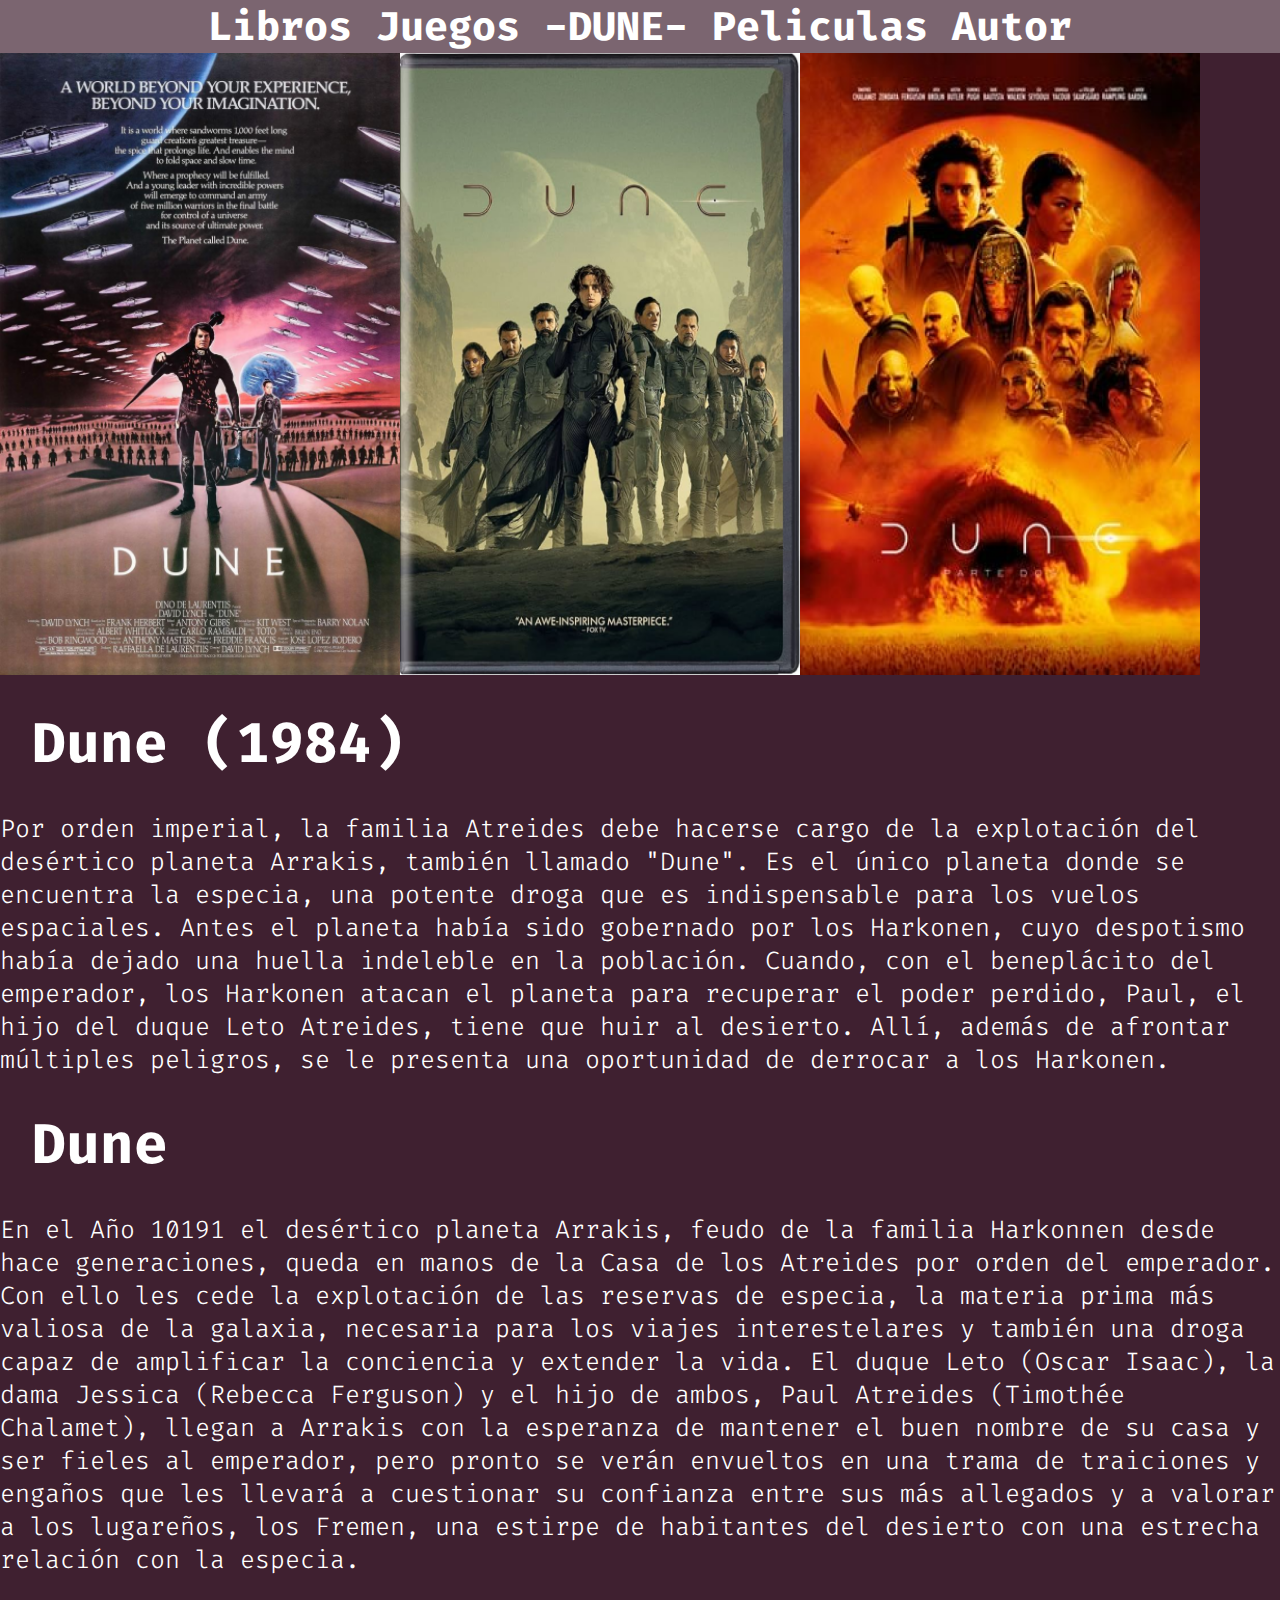
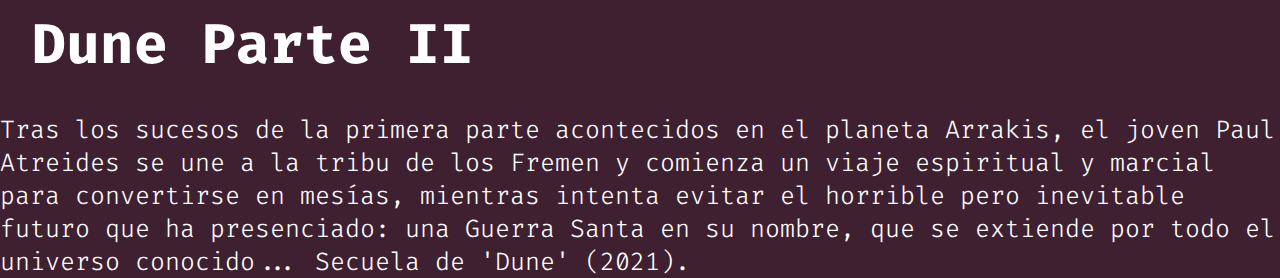
<file: Dune/peliculas.html>
<!DOCTYPE html>
<html lang="es">
<head>
    <meta charset="UTF-8">
    <meta name="viewport" content="width=device-width, initial-scale=1.0">
    <title>Dune | Peliculas</title>
    <link rel="stylesheet" href="css/speliculas.css">
    <link rel="preconnect" href="https://fonts.googleapis.com">
    <link rel="preconnect" href="https://fonts.gstatic.com" crossorigin>
    <link href="https://fonts.googleapis.com/css2?family=Fira+Code:wght@300..700&display=swap" rel="stylesheet">
</head>
<body>
    <header>
        <nav>
            <ul>
                <li><a href="libros.html">Libros</a></li>
                <li><a href="juegos.html">Juegos</a></li>
                <li><a href="index.html">-DUNE-</a></li>
                <li><a href="peliculas.html">Peliculas</a></li>
                <li><a href="autor.html">Autor</a></li>
            </ul>
        </nav>
    </header>
    <div class="slider">
        <img src="imgs/P1.png" alt="" class="">
        <img src="imgs/P2.png" alt="" class="">
        <img src="imgs/P3.png" alt="" class="">
    </div>
    <div class="content">
        <h1>Dune (1984)</h1>
        <p>Por orden imperial, la familia Atreides debe hacerse cargo de la explotación del desértico planeta Arrakis, también llamado "Dune". Es el único planeta donde se encuentra la especia, una potente droga que es indispensable para los vuelos espaciales. Antes el planeta había sido gobernado por los Harkonen, cuyo despotismo había dejado una huella indeleble en la población. Cuando, con el beneplácito del emperador, los Harkonen atacan el planeta para recuperar el poder perdido, Paul, el hijo del duque Leto Atreides, tiene que huir al desierto. Allí, además de afrontar múltiples peligros, se le presenta una oportunidad de derrocar a los Harkonen.</p>
        <h1>Dune</h1>
        <p>En el Año 10191 el desértico planeta Arrakis, feudo de la familia Harkonnen desde hace generaciones, queda en manos de la Casa de los Atreides por orden del emperador. Con ello les cede la explotación de las reservas de especia, la materia prima más valiosa de la galaxia, necesaria para los viajes interestelares y también una droga capaz de amplificar la conciencia y extender la vida. El duque Leto (Oscar Isaac), la dama Jessica (Rebecca Ferguson) y el hijo de ambos, Paul Atreides (Timothée Chalamet), llegan a Arrakis con la esperanza de mantener el buen nombre de su casa y ser fieles al emperador, pero pronto se verán envueltos en una trama de traiciones y engaños que les llevará a cuestionar su confianza entre sus más allegados y a valorar a los lugareños, los Fremen, una estirpe de habitantes del desierto con una estrecha relación con la especia.</p>
        <h1>Dune Parte II</h1>
        <p>Tras los sucesos de la primera parte acontecidos en el planeta Arrakis, el joven Paul Atreides se une a la tribu de los Fremen y comienza un viaje espiritual y marcial para convertirse en mesías, mientras intenta evitar el horrible pero inevitable futuro que ha presenciado: una Guerra Santa en su nombre, que se extiende por todo el universo conocido... Secuela de 'Dune' (2021).</p>
    </div>
</body>
</html>
</file>
<file: styles.css>
* {
    margin: 0;
    padding: 0;
    font-family: "Inter Tight", sans-serif;
    font-optical-sizing: auto;
    font-weight: 400;
    font-style: normal;
}

body {
    background-color: #B3B792;
}

p {
    font-size: 20px;
}

header {
    display: flex;
    align-items: center;
    justify-content: space-between;
}

nav{
    display: flex;
}

ul {
    display: flex;
    justify-content: center;
    align-items: center;
}

ul li {
    font-size: 30px;
    display: inline;
    margin: 0 3vh;
}

ul li a {
    text-decoration: none;
    color: gray;
    transition: all 0.5s;
}

ul li a:hover {
    color: black;
    transition: all 0.5s;
}

header img {
    width: 50px;
}

.container {
    margin: 64px;
}

.one {
    font-weight: 300;
    font-size: 60px;
}

.two {
    margin-left: 35px;
    font-weight: 700;
    font-size: 80px;
}

.proyectos {
    margin: 0;
    background-color: #809661;
}

.p {
    margin-bottom: 0;
    padding-bottom: 64px;
}

section{
    background-color: #725c3aa0;
}

section h1 {
    font-weight: 700;
    font-size: 50px;
    margin: 10px 64px;
}

.proyectos p, .proyecto h1 {
    margin: 10px 64px;
}

.proyecto h1 {
    font-weight: 700;
    font-size: 30px;
}

.proyecto {
    display: flex;
    padding-bottom: 32px;
}

.imagen {
    width: 25%;
}

.info {
    width: 75%;
}

.imagen img {
    width: 300px;
    border-radius: 20px;
}

footer {
    background-color: black;
    height: 30vh;
}
</file>
<file: BrawlStars/styles.css>
*{
    margin: 0;
    padding: 0;
    font-weight: 400;
    font-family: "Lilita One", sans-serif;
    font-style: normal;
}

h1{
    font-size: 71px;
}

header {
    width: 100vw;
    height: 64px;
}

header nav {
    margin: 0 auto;
}

header nav img {
    vertical-align: middle;
}

header nav ul{
    display: flex;
    justify-content: center;
    align-items: center;
    gap: 5vw;
    list-style-type: none;
}

header nav ul li {
    font-size: 25px;
}

header nav ul li a {
    color: #666;
    text-decoration: none;
    transition: all 0.5s;
}

header nav ul li a:hover {
    color: #191919;
    transition: all 0.5s;
}

.inicio .shelly {
    width: 100vw;
}

.brawlers{
    padding: 5vh 15vh;
    height: 25vh;
}

.brawlers p{
    font-size: 25px;
}

button {
    bottom: 0;
    border: none; 
    background-color: #FFB921;
    color: white; 
    font-size: 25px;
    padding: 14px 28px; 
    cursor: pointer; 
    border-radius: 5px;
    transition: all 0.5s;
}

button:hover {
    background-color: #eda200;
    transition: all 0.5s;
}

.temporada {
    margin-top: 100px;
    position: relative;
}

.temporada .temp {
    position: absolute;
    right: 41.5vw;
    bottom: 20vh;
}

.temporada img{
    width: 100vw;
}

footer {
    height: 192px;
    background-color: black;
}
</file>
<file: Dune/css/styles.css>
*{
    margin: 0;
    padding: 0;
    font-family: "Fira Code", monospace;
    font-optical-sizing: auto;
    font-weight: 300;
    font-size: 40px;
    font-style: normal;
    color: white;
}

h1 {
    font-weight: 700;
    font-size: 56px;
    margin: 2.5vw;
}

body {
    background-color: #BE905E;
}

nav {
    background-color: #7B6570;
    text-align: center;
}

ul li{
    display: inline;
}

ul li a {
    text-decoration: none;
    font-weight: 700;
    transition: all 0.5s;
}

ul li a:hover {
    background-color: #3F2030;
    transition: all 0.5s;
}

img {
    width: 100%;
}

.container {
    display: flex;
}

.content {
    margin: 7vw;
    width: 50%;
}

footer {
    background-color: black;
    height: 300px;
}

footer p {
    font-size: 20px;
}

.imagenc img {
    margin-top: 20vh;
    width: 250px;
}

.imagenc {
    width: 50%;
}

.juego img{
    width: 400px;
}

button {
    background-color: #B9B7CC;
    padding: 10px 15px;
    margin-left: 35px;
    margin-top: 2.5vw;
    border: none;
    border-radius: 20px;
    cursor: pointer;
    transition: all 0.5s;
}

button:hover{
    background-color: #7B7388;
    transition: all 0.5s;
}

.last {
    margin-bottom: 50px;
}
</file>
<file: BrawlStars/sbrawlers.css>
*{
    margin: 0;
    padding: 0;
    font-weight: 400;
    font-family: "Lilita One", sans-serif;
    font-style: normal;
}

h1{
    margin-left: 41vw;
}

p {
    font-size: 25px;
    margin-left: 32vw;
}

header {
    width: 100vw;
    height: 64px;
}

header nav {
    margin: 0 auto;
}

header nav img {
    vertical-align: middle;
}

header nav ul{
    display: flex;
    justify-content: center;
    align-items: center;
    gap: 5vw;
    list-style-type: none;
}

header nav ul li {
    font-size: 25px;
}

header nav ul li a {
    color: #666;
    text-decoration: none;
    transition: all 0.5s;
}

header nav ul li a:hover {
    color: #191919;
    transition: all 0.5s;
}

.content {
    margin: 1vw 4vw;
    display: grid;
    grid-template-columns: repeat(2, 1fr);
    gap: 10px;
    grid-auto-rows: minmax(100px, auto);
}

.one , .oneK{
    display: flex;
    background-color: blanchedalmond;
    justify-content: center;
}

.one img {
    width: 120px;
    vertical-align: center;
}

.oneK img {
    width: 120px;
    height: 96px;
    vertical-align: center;
}

.ang {
    background: rgb(147,232,132);
    background: radial-gradient(circle, rgba(147,232,132,1) 0%, rgba(89,177,85,1) 100%);
}

.meg {
    background: rgb(255,245,0);
    background: radial-gradient(circle, rgba(255,245,0,1) 0%, rgba(255,0,0,1) 100%);
}

.buz {
    background: rgb(160,255,253);
    background: radial-gradient(circle, rgba(160,255,253,1) 0%, rgba(39,105,180,1) 100%);
}

.che {
    background: rgb(255,160,251);
    background: radial-gradient(circle, rgba(255,160,251,1) 0%, rgba(147,56,184,1) 100%);
}

.bus {
    background: rgb(0,235,255);
    background: radial-gradient(circle, rgba(0,235,255,1) 0%, rgba(0,7,25,1) 70%);
}

.kit {
    background: rgb(255,210,253);
    background: radial-gradient(circle, rgba(255,210,253,1) 0%, rgba(182,254,255,1) 68%);
}

.cor, .dou {
    background: rgb(255,144,250);
    background: radial-gradient(circle, rgba(255,144,250,1) 0%, rgba(255,252,130,1) 68%);
}

.pea {
    background: rgb(223,166,2);
    background: radial-gradient(circle, rgba(223,166,2,1) 0%, rgba(98,22,0,1) 75%);
}

.fan {
    background: rgb(2,220,223);
    background: linear-gradient(90deg, rgba(2,220,223,1) 0%, rgba(255,0,0,1) 100%);
}
</file>
<file: BrawlStars/smodos.css>
*{
    margin: 0;
    padding: 0;
    font-weight: 400;
    font-family: "Lilita One", sans-serif;
    font-style: normal;
}

h1{
    margin-left: 39vw;
}

p {
    font-size: 25px;
    margin-left: 33vw;
}

header {
    width: 100vw;
    height: 64px;
}

header nav {
    margin: 0 auto;
}

header nav img {
    vertical-align: middle;
}

header nav ul{
    display: flex;
    justify-content: center;
    align-items: center;
    gap: 5vw;
    list-style-type: none;
}

header nav ul li {
    font-size: 25px;
}

header nav ul li a {
    color: #666;
    text-decoration: none;
    transition: all 0.5s;
}

header nav ul li a:hover {
    color: #191919;
    transition: all 0.5s;
}

.content {
    margin: 1vw 4vw;
    display: grid;
    grid-template-columns: repeat(2, 1fr);
    gap: 10px;
    grid-auto-rows: minmax(100px, auto);
}

.one{
    display: flex;
    background-color: blanchedalmond;
    justify-content: center;
    font-size: 25px;
    color: blanchedalmond;
}

.atra {
    background: url(imgs/atrapagemas.png);
}
.sind {
    background: url(imgs/Supervivencia.png);
}
.sduo {
    background: url(imgs/Supervivencia.png);
}
.atrac {
    background: url(imgs/caza.png);
}
.caza {
    background: url(imgs/atraco.png);
    color: black;
}
</file>
<file: Dune/css/sautor.css>
*{
    margin: 0;
    padding: 0;
    font-family: "Fira Code", monospace;
    font-optical-sizing: auto;
    font-weight: 300;
    font-size: 40px;
    font-style: normal;
    color: white;
}

h1 {
    font-weight: 700;
    font-size: 56px;
    margin: 2.5vw;
}

body {
    background-color: #3F2030;
}

nav {
    background-color: #7B6570;
    text-align: center;
}

ul li{
    display: inline;
}

ul li a {
    text-decoration: none;
    font-weight: 700;
    transition: all 0.5s;
}

ul li a:hover {
    background-color: #3F2030;
    transition: all 0.5s;
}

.container {
    margin: 64px;
    display: flex;
}

.content {
    margin: 32px;
}

.content p {
    font-size: 25px;
}
</file>
<file: Dune/css/sjuegos.css>
*{
    margin: 0;
    padding: 0;
    font-family: "Fira Code", monospace;
    font-optical-sizing: auto;
    font-weight: 300;
    font-size: 40px;
    font-style: normal;
    color: white;
}

h1 {
    font-weight: 700;
    font-size: 56px;
    margin: 2.5vw;
}

body {
    background-color: #3F2030;
}

nav {
    background-color: #7B6570;
    text-align: center;
}

ul li{
    display: inline;
    justify-content: center;
    align-items: center;
}

ul li a {
    text-decoration: none;
    font-weight: 700;
    transition: all 0.5s;
}

ul li a:hover {
    background-color: #3F2030;
    transition: all 0.5s;
}

.slider {
    display: flex;
    overflow-x: scroll;
    scroll-snap-type: x mandatory;
}
  
.slider img {
    flex: 0 0 40%;
    width: 250px;
    margin: 15px;
    object-fit: cover;
    scroll-snap-align: center;
}

.content p {
    font-size: 25px;
}
</file>
<file: Dune/css/slibro.css>
*{
    margin: 0;
    padding: 0;
    font-family: "Fira Code", monospace;
    font-optical-sizing: auto;
    font-weight: 300;
    font-size: 40px;
    font-style: normal;
    color: white;
}

h1 {
    font-weight: 700;
    font-size: 56px;
    margin: 2.5vw;
}

body {
    background-color: #3F2030;
}

nav {
    background-color: #7B6570;
    text-align: center;
}

ul li{
    display: inline;
}

ul li a {
    text-decoration: none;
    font-weight: 700;
    transition: all 0.5s;
}

ul li a:hover {
    background-color: #3F2030;
    transition: all 0.5s;
}
</file>
<file: Dune/css/speliculas.css>
*{
    margin: 0;
    padding: 0;
    font-family: "Fira Code", monospace;
    font-optical-sizing: auto;
    font-weight: 300;
    font-size: 40px;
    font-style: normal;
    color: white;
}

h1 {
    font-weight: 700;
    font-size: 56px;
    margin: 2.5vw;
}

body {
    background-color: #3F2030;
}

nav {
    background-color: #7B6570;
    text-align: center;
}

ul li{
    display: inline;
}

ul li a {
    text-decoration: none;
    font-weight: 700;
    transition: all 0.5s;
}

ul li a:hover {
    background-color: #3F2030;
    transition: all 0.5s;
}

.slider {
    display: flex;
}

.slider img {
    width: 400px;
}

.content p {
    font-size: 25px;
}
</file>
